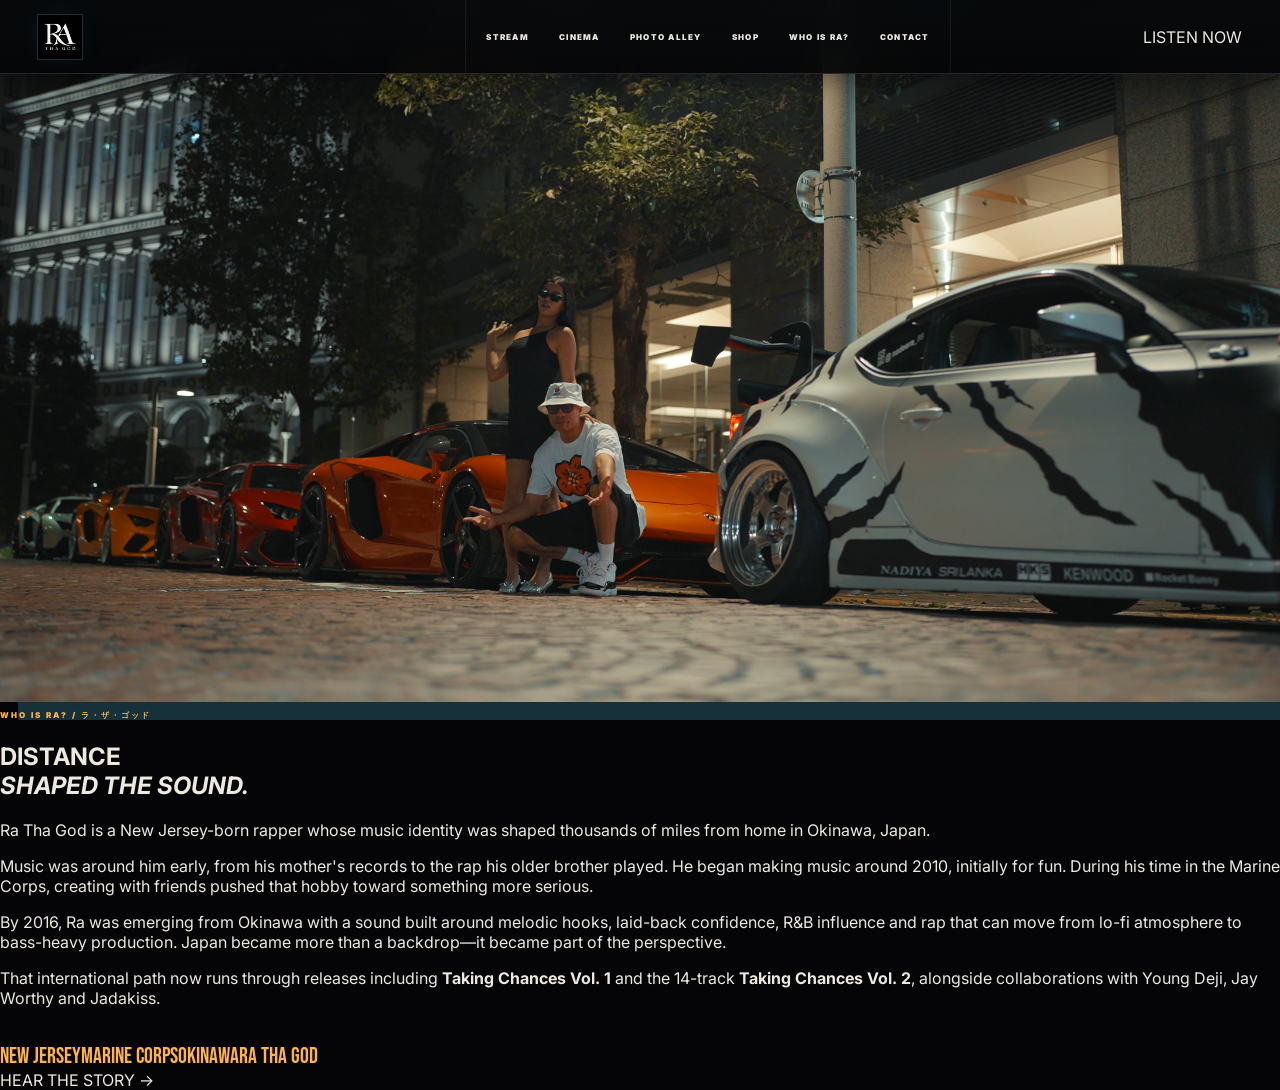
<file: about.html>
<!doctype html><html lang="en"><head><meta charset="utf-8"><meta name="viewport" content="width=device-width,initial-scale=1">
<title>About — Ra Tha God</title><meta name="theme-color" content="#050507"><link rel="icon" type="image/png" href="rafavicon.png">
<link rel="preconnect" href="https://fonts.googleapis.com"><link rel="preconnect" href="https://fonts.gstatic.com" crossorigin>
<link href="https://fonts.googleapis.com/css2?family=Bebas+Neue&family=Inter:wght@400;600;800;900&family=Noto+Sans+JP:wght@700;900&display=swap" rel="stylesheet">
<link rel="stylesheet" href="styles.css"></head><body class="aboutPage"><header class="topbar">
<a class="brand" href="index.html"><img src="rafavicon.png" alt="Ra Tha God"></a>
<button class="menuBtn" aria-label="Open navigation">☰</button>
<nav><a href="stream.html">STREAM</a><a href="cinema.html">CINEMA</a><a href="gallery.html">PHOTO ALLEY</a><a href="shop.html">SHOP</a><a href="about.html">WHO IS RA?</a><a href="contact.html">CONTACT</a></nav>
<a class="listen" href="stream.html">LISTEN NOW</a></header><main><section class="aboutWrap"><div class="aboutPhoto"></div><div class="aboutCopy"><small>WHO IS RA? / ラ・ザ・ゴッド</small><h1>DISTANCE<br><i>SHAPED THE SOUND.</i></h1><p class="lead">Ra Tha God is a New Jersey-born rapper whose music identity was shaped thousands of miles from home in Okinawa, Japan.</p><p>Music was around him early, from his mother's records to the rap his older brother played. He began making music around 2010, initially for fun. During his time in the Marine Corps, creating with friends pushed that hobby toward something more serious.</p><p>By 2016, Ra was emerging from Okinawa with a sound built around melodic hooks, laid-back confidence, R&amp;B influence and rap that can move from lo-fi atmosphere to bass-heavy production. Japan became more than a backdrop—it became part of the perspective.</p><p>That international path now runs through releases including <b>Taking Chances Vol. 1</b> and the 14-track <b>Taking Chances Vol. 2</b>, alongside collaborations with Young Deji, Jay Worthy and Jadakiss.</p><div class="route"><span>NEW JERSEY</span><i></i><span>MARINE CORPS</span><i></i><span>OKINAWA</span><i></i><span>RA THA GOD</span></div><a href="stream.html">HEAR THE STORY →</a></div></section></main><div class="wipe"></div><script src="script.js"></script></body></html>
</file>
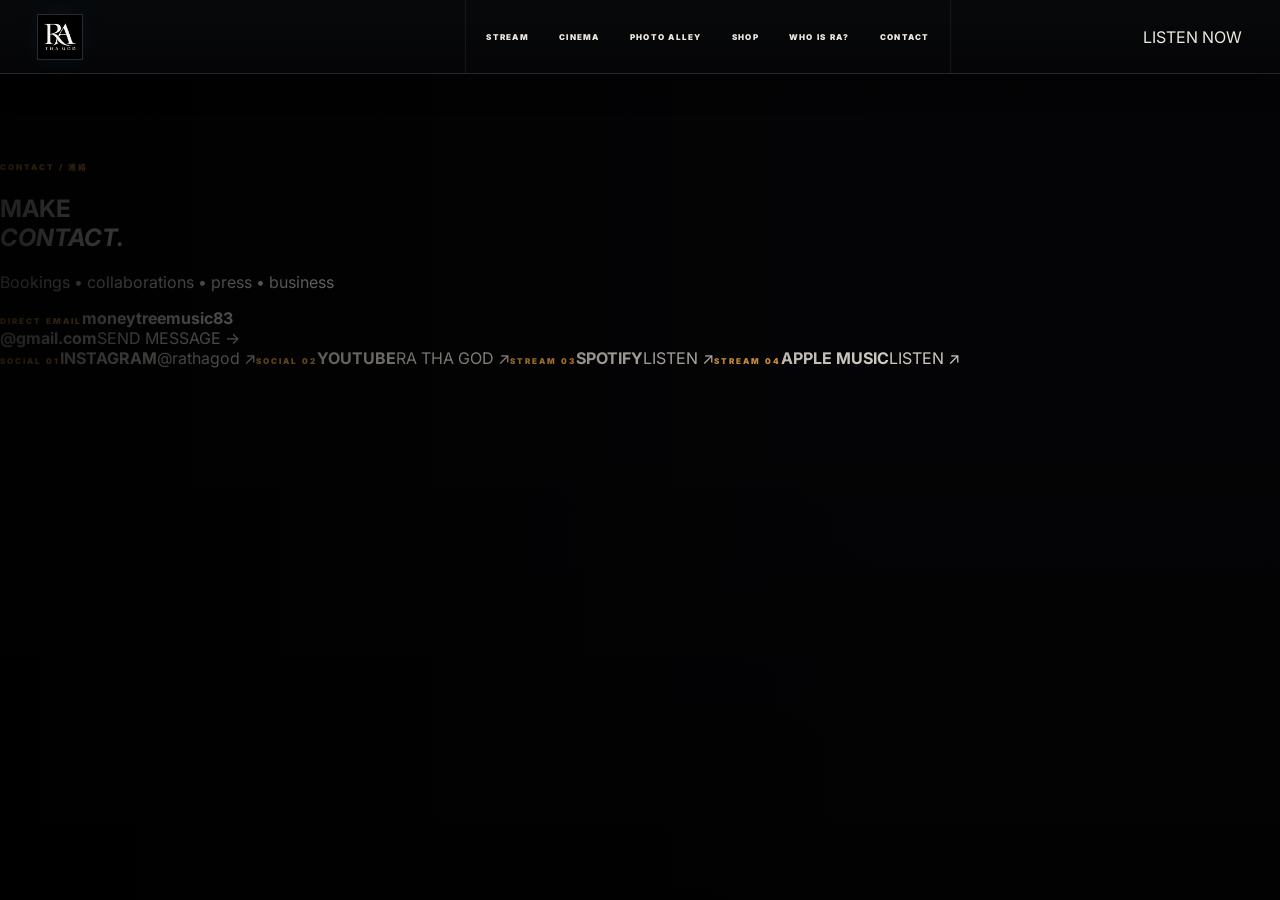
<file: contact.html>
<!doctype html><html lang="en"><head><meta charset="utf-8"><meta name="viewport" content="width=device-width,initial-scale=1">
<title>Contact — Ra Tha God</title><meta name="theme-color" content="#050507"><link rel="icon" type="image/png" href="rafavicon.png">
<link rel="preconnect" href="https://fonts.googleapis.com"><link rel="preconnect" href="https://fonts.gstatic.com" crossorigin>
<link href="https://fonts.googleapis.com/css2?family=Bebas+Neue&family=Inter:wght@400;600;800;900&family=Noto+Sans+JP:wght@700;900&display=swap" rel="stylesheet">
<link rel="stylesheet" href="styles.css"></head><body class="contactPage"><header class="topbar">
<a class="brand" href="index.html"><img src="rafavicon.png" alt="Ra Tha God"></a>
<button class="menuBtn" aria-label="Open navigation">☰</button>
<nav><a href="stream.html">STREAM</a><a href="cinema.html">CINEMA</a><a href="gallery.html">PHOTO ALLEY</a><a href="shop.html">SHOP</a><a href="about.html">WHO IS RA?</a><a href="contact.html">CONTACT</a></nav>
<a class="listen" href="stream.html">LISTEN NOW</a></header><main><section class="contactHero"><video autoplay muted loop playsinline><source src="studiosession.mp4" type="video/mp4"></video><div class="shade"></div><div><small>CONTACT / 連絡</small><h1>MAKE<br><i>CONTACT.</i></h1><p>Bookings • collaborations • press • business</p></div></section><section class="contactFloor"><a class="emailCard" href="mailto:moneytreemusic83@gmail.com"><small>DIRECT EMAIL</small><strong>moneytreemusic83<br>@gmail.com</strong><span>SEND MESSAGE →</span></a><div class="socialCards"><a href="https://www.instagram.com/rathagod/" target="_blank"><small>SOCIAL 01</small><b>INSTAGRAM</b><span>@rathagod ↗</span></a><a href="https://youtube.com/@rathagod8086" target="_blank"><small>SOCIAL 02</small><b>YOUTUBE</b><span>RA THA GOD ↗</span></a><a href="https://open.spotify.com/artist/4mQ0zTOpDbE1PDmQUWM7Gh" target="_blank"><small>STREAM 03</small><b>SPOTIFY</b><span>LISTEN ↗</span></a><a href="https://music.apple.com/us/artist/ra-tha-god/1589904165" target="_blank"><small>STREAM 04</small><b>APPLE MUSIC</b><span>LISTEN ↗</span></a></div></section></main><div class="wipe"></div><script src="script.js"></script></body></html>
</file>
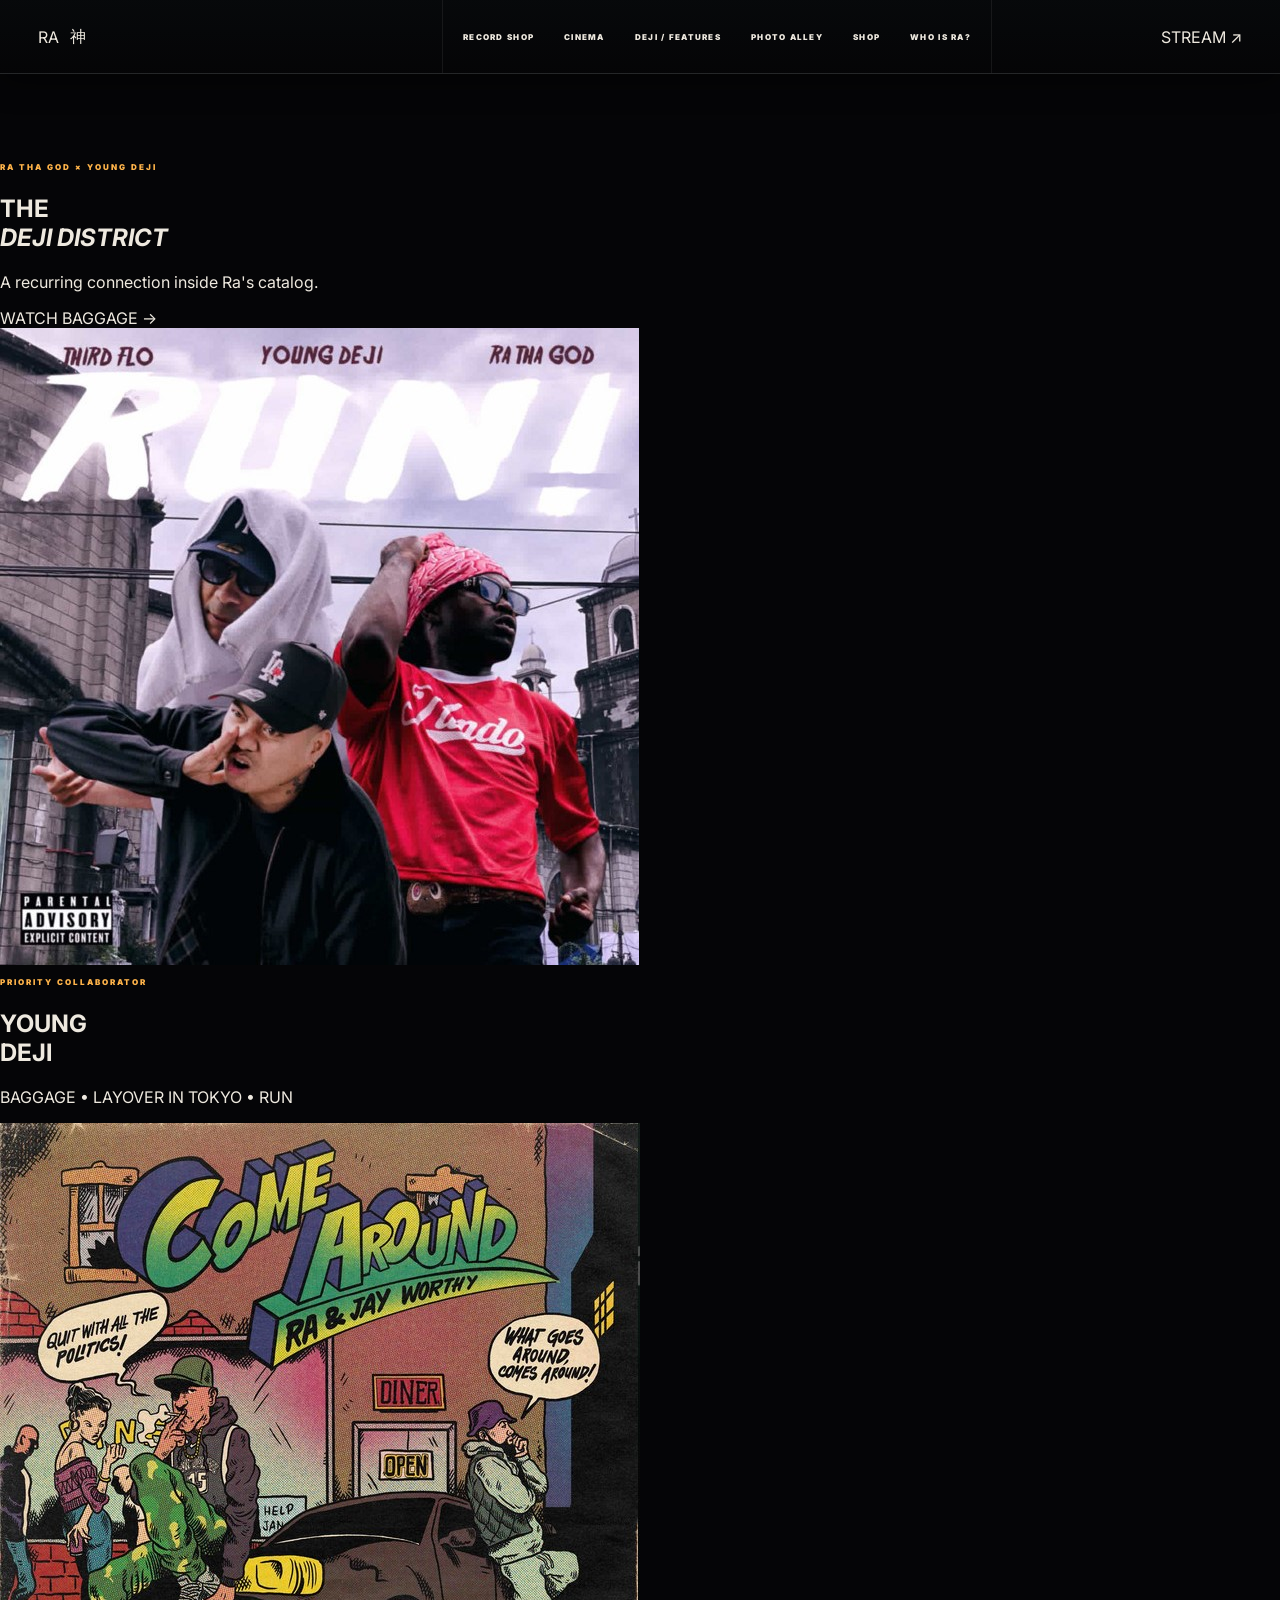
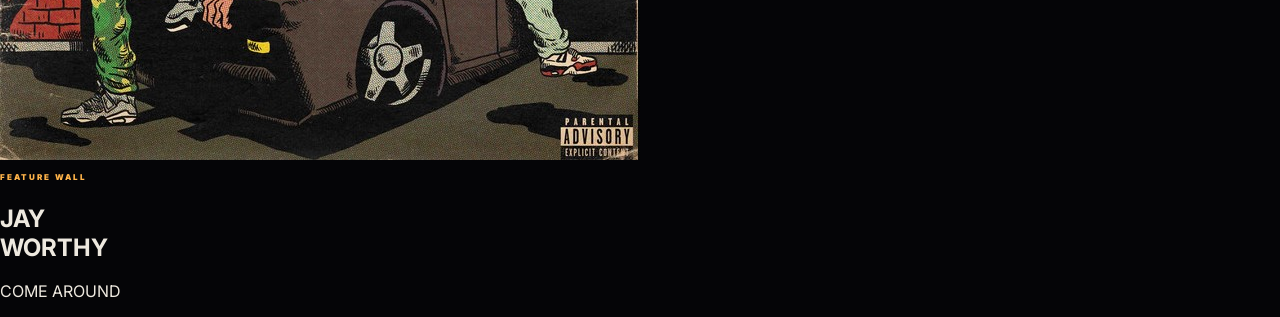
<file: features.html>
<!doctype html><html lang="en"><head><meta charset="utf-8"><meta name="viewport" content="width=device-width,initial-scale=1"><title>Deji District — Ra Tha God</title><meta name="description" content="Enter the world of Ra Tha God."><link rel="preconnect" href="https://fonts.googleapis.com"><link rel="preconnect" href="https://fonts.gstatic.com" crossorigin><link href="https://fonts.googleapis.com/css2?family=Bebas+Neue&family=Inter:wght@400;600;800;900&family=Noto+Sans+JP:wght@700;900&display=swap" rel="stylesheet"><link rel="stylesheet" href="styles.css"></head><body class="featurepage"><header class="topbar"><a class="brand" href="index.html">RA<span>神</span></a><button class="menuBtn" aria-label="Menu">☰</button><nav><a href="music.html">RECORD SHOP</a><a href="cinema.html">CINEMA</a><a href="features.html">DEJI / FEATURES</a><a href="gallery.html">PHOTO ALLEY</a><a href="shop.html">SHOP</a><a href="about.html">WHO IS RA?</a></nav><a class="stream" href="https://open.spotify.com/artist/4mQ0zTOpDbE1PDmQUWM7Gh" target="_blank">STREAM ↗</a></header><main><section class="dejizone"><video autoplay muted loop playsinline><source src="radejivideo.mp4" type="video/mp4"></video><div class="dejiveil"></div><div class="dejicopy"><small>RA THA GOD × YOUNG DEJI</small><h1>THE<br><i>DEJI DISTRICT</i></h1><p>A recurring connection inside Ra's catalog.</p><a href="cinema.html#baggage">WATCH BAGGAGE →</a></div></section>
<section class="collabwall"><div class="pasteup"><img src="radejiflo.jpg" alt="Ra Tha God and Young Deji"><div><small>PRIORITY COLLABORATOR</small><h2>YOUNG<br>DEJI</h2><p>BAGGAGE • LAYOVER IN TOKYO • RUN</p></div></div><div class="pasteup secondary"><img src="rajay.jpg" alt="Ra Tha God collaboration photo"><div><small>FEATURE WALL</small><h2>JAY<br>WORTHY</h2><p>COME AROUND</p></div></div></section></main><div class="transition"></div><script src="script.js"></script></body></html>
</file>
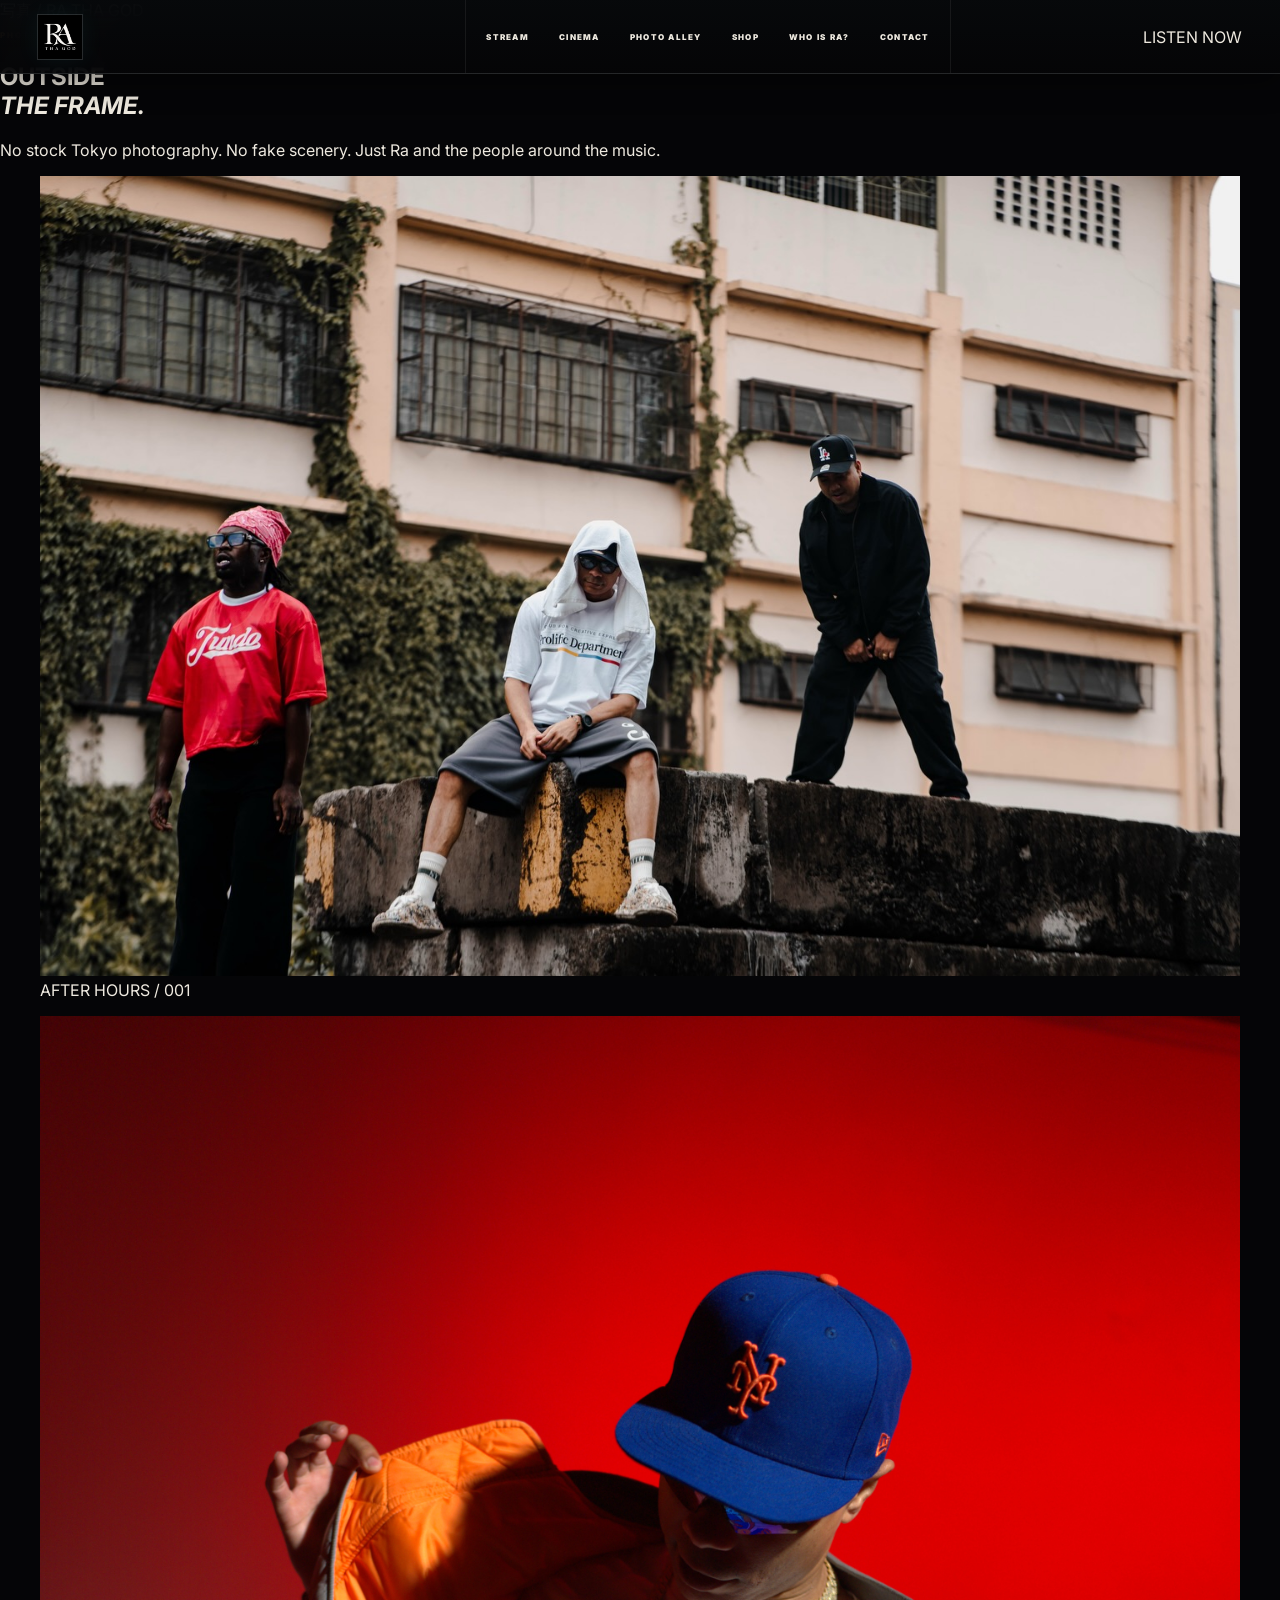
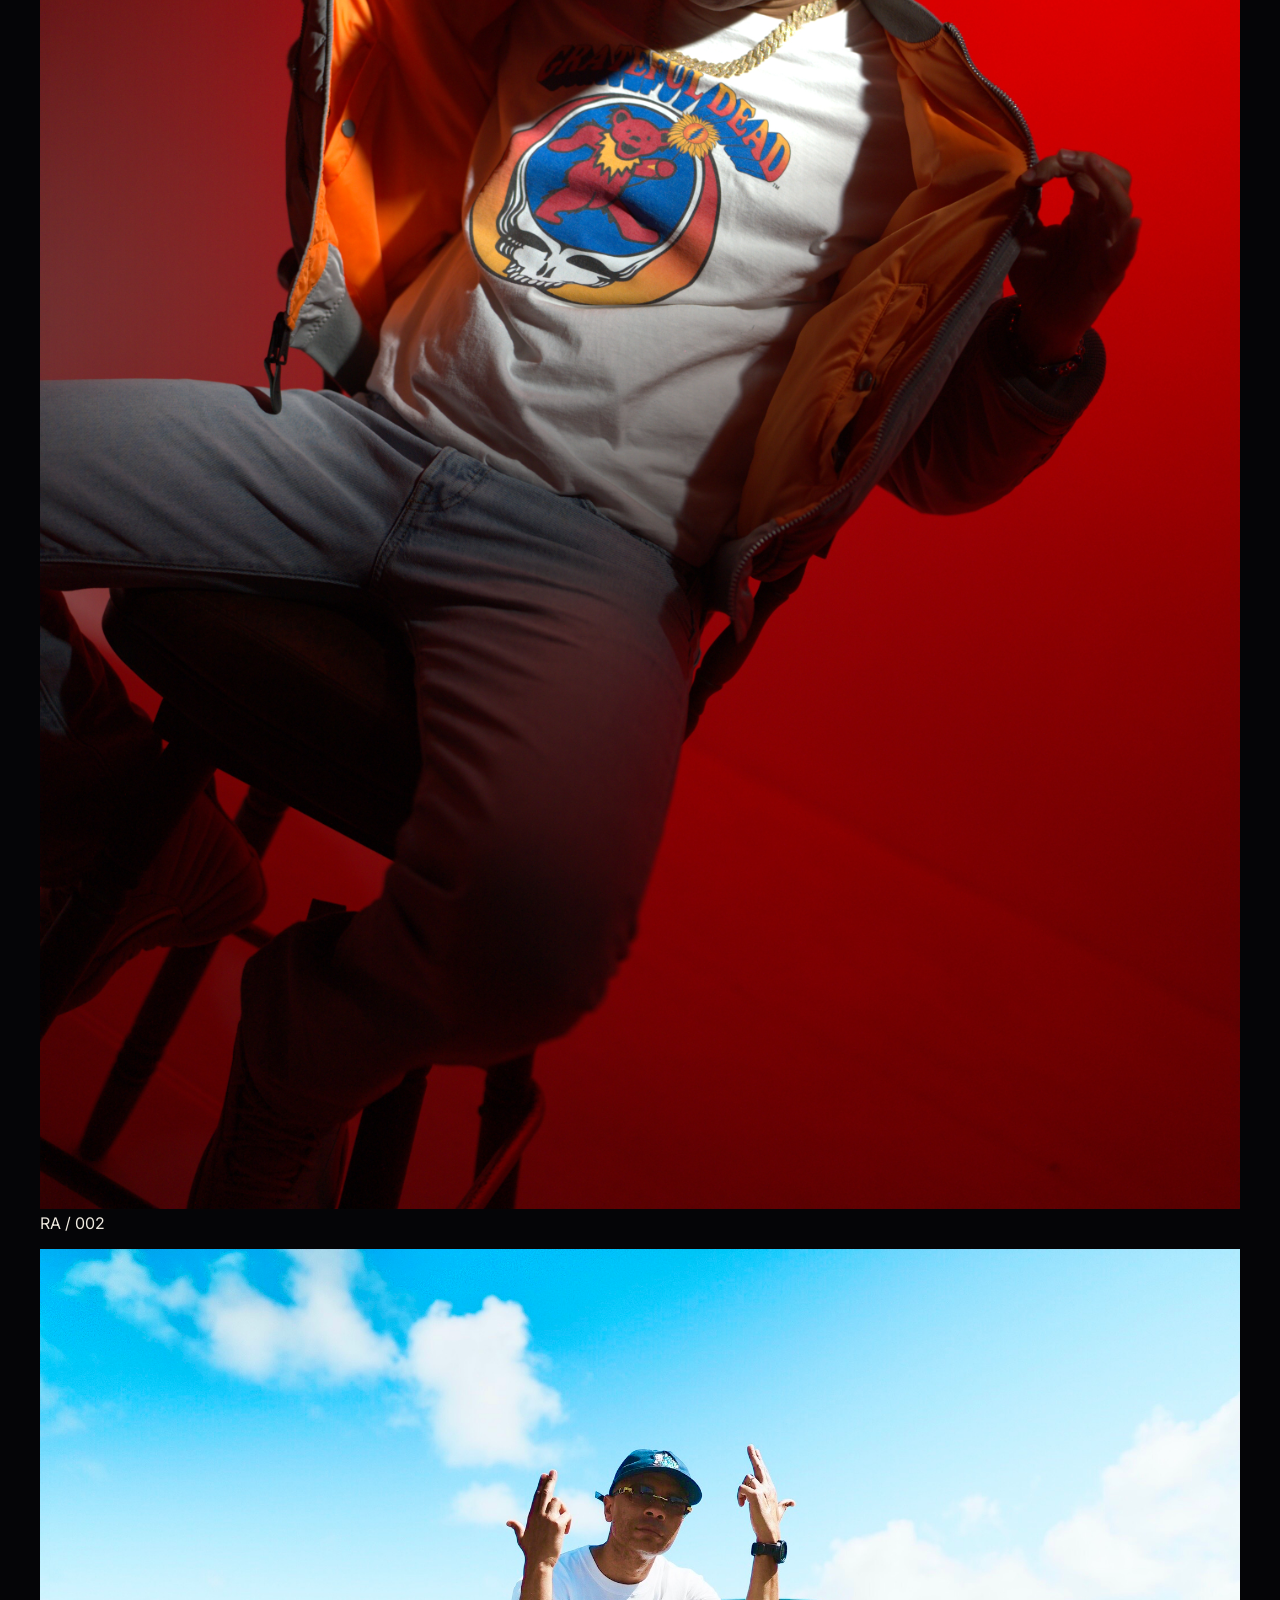
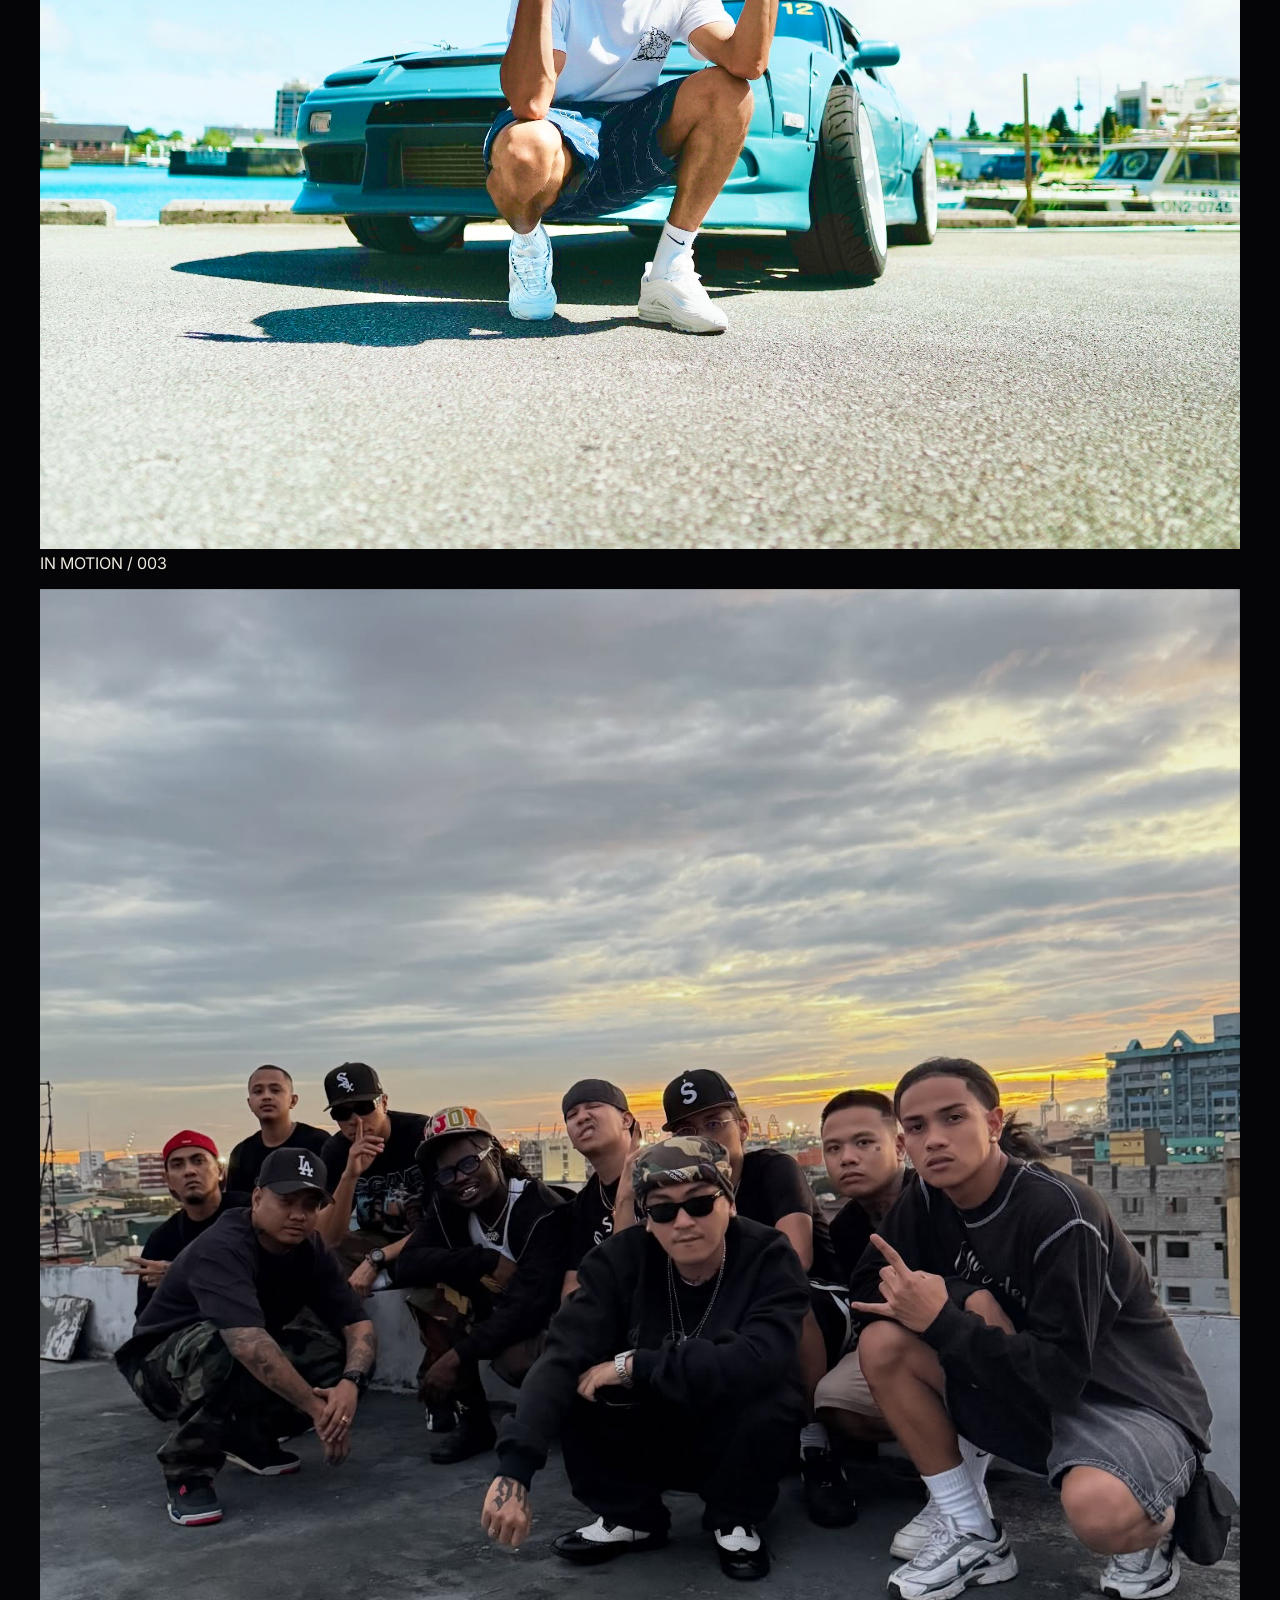
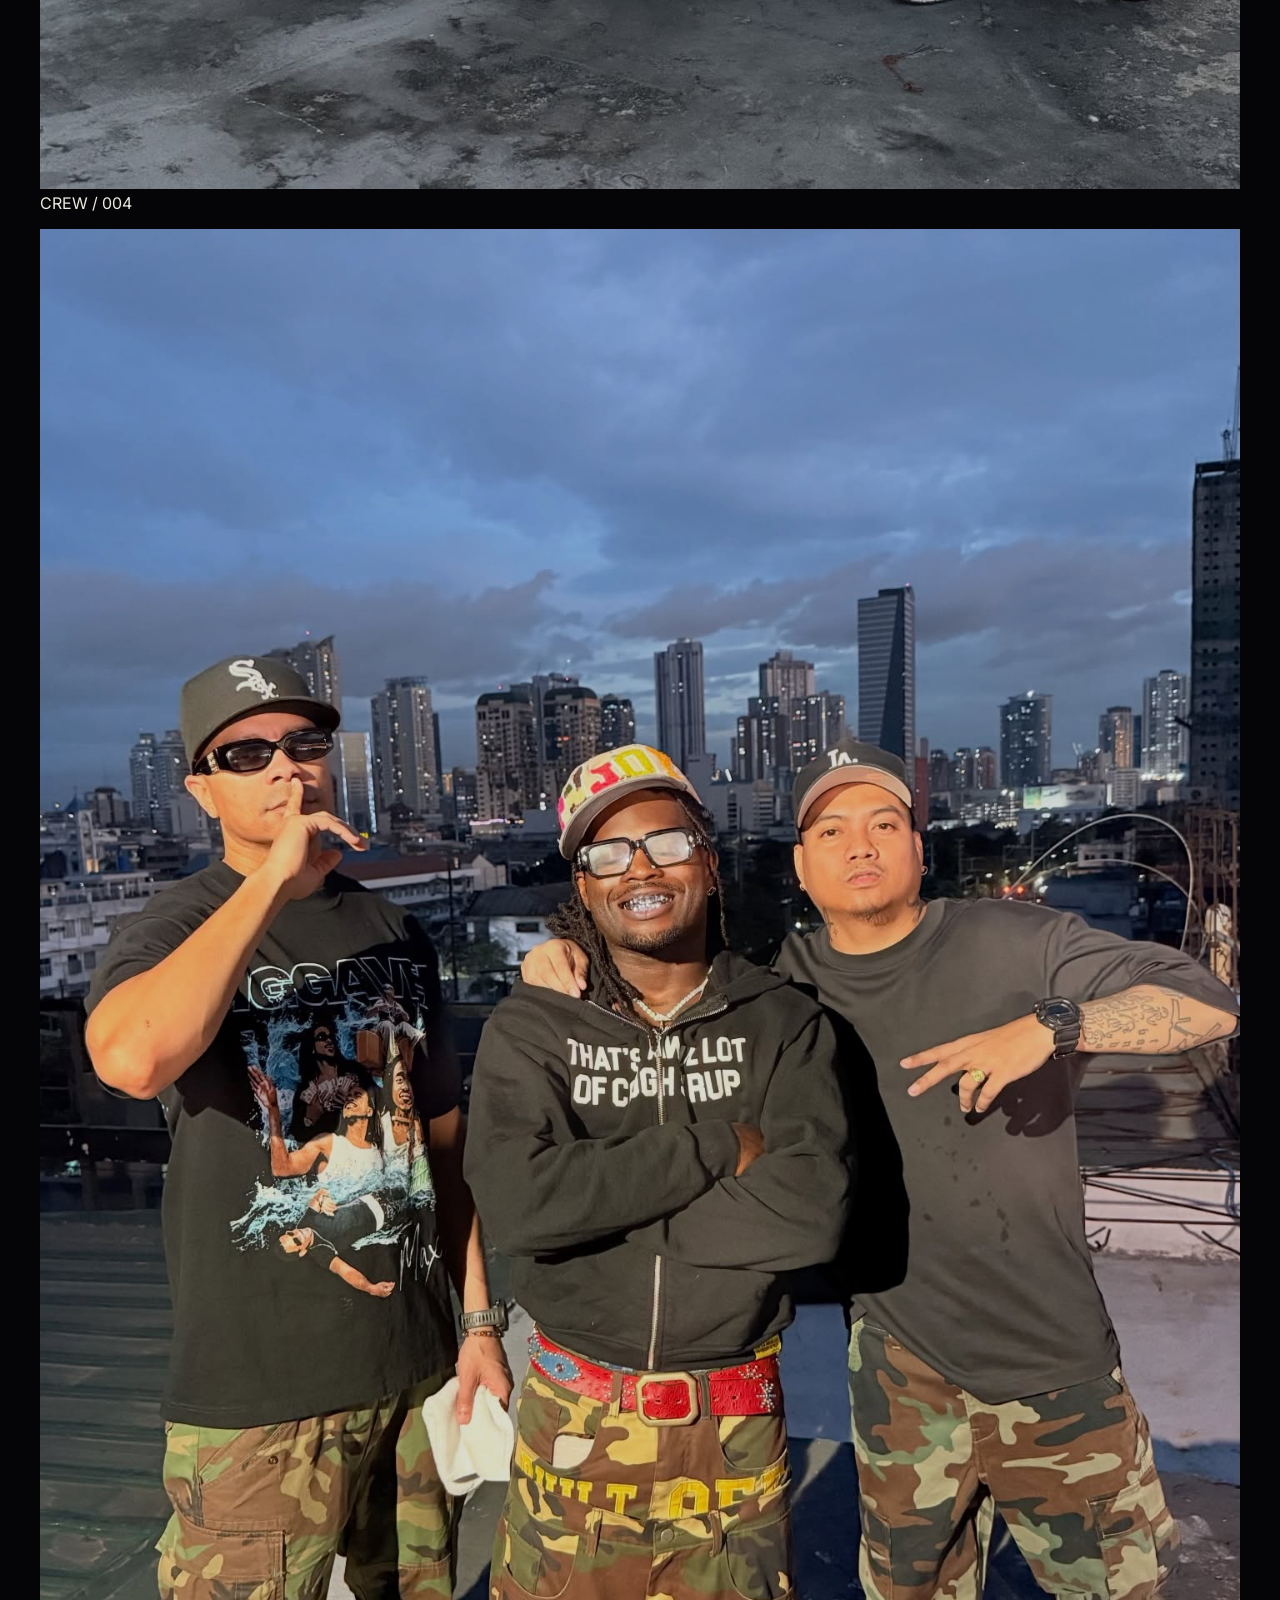
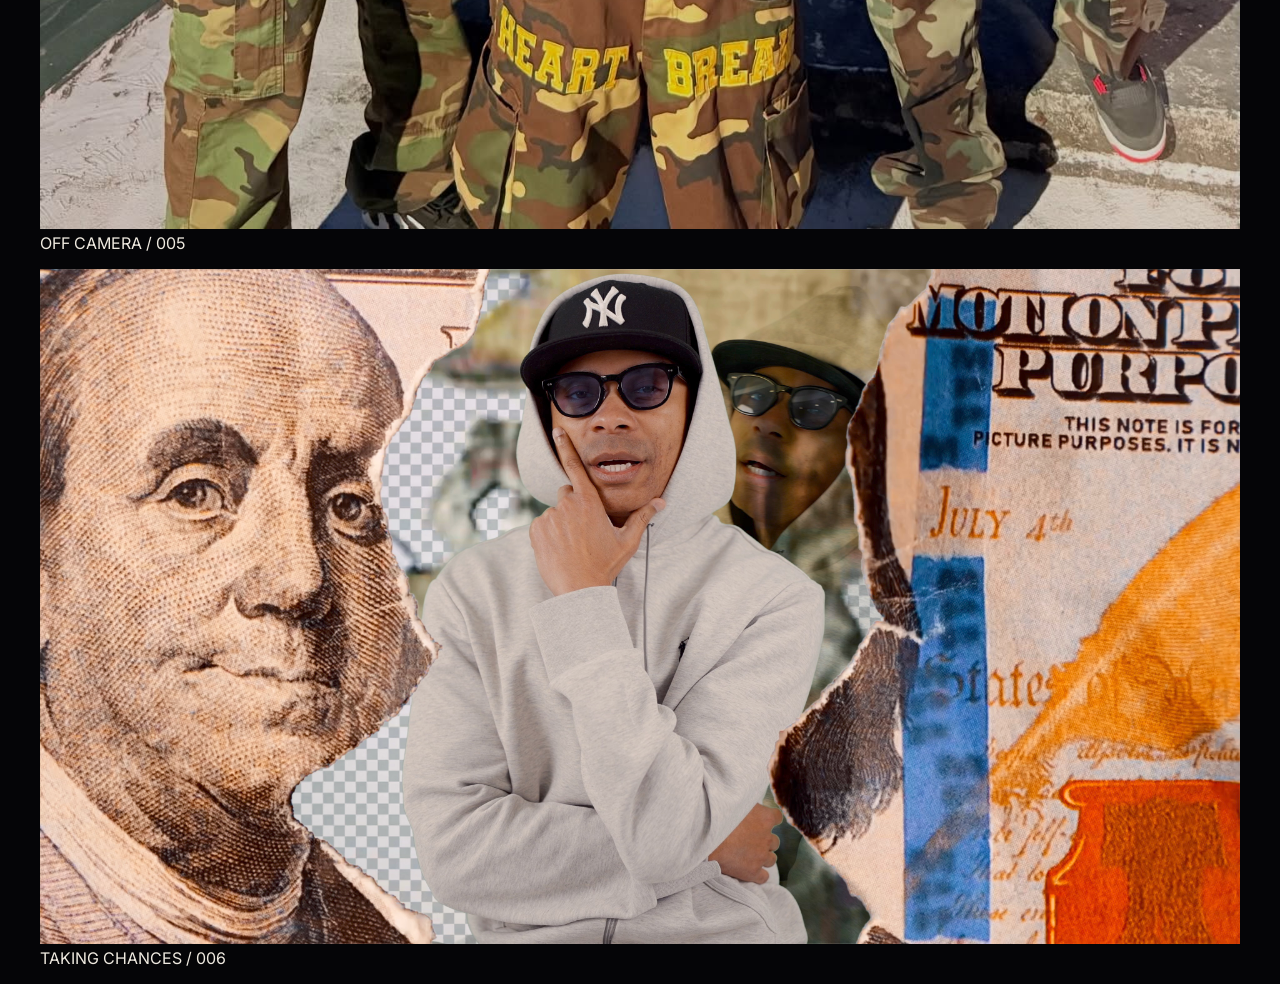
<file: gallery.html>
<!doctype html><html lang="en"><head><meta charset="utf-8"><meta name="viewport" content="width=device-width,initial-scale=1">
<title>Gallery — Ra Tha God</title><meta name="theme-color" content="#050507"><link rel="icon" type="image/png" href="rafavicon.png">
<link rel="preconnect" href="https://fonts.googleapis.com"><link rel="preconnect" href="https://fonts.gstatic.com" crossorigin>
<link href="https://fonts.googleapis.com/css2?family=Bebas+Neue&family=Inter:wght@400;600;800;900&family=Noto+Sans+JP:wght@700;900&display=swap" rel="stylesheet">
<link rel="stylesheet" href="styles.css"></head><body class="galleryPage"><header class="topbar">
<a class="brand" href="index.html"><img src="rafavicon.png" alt="Ra Tha God"></a>
<button class="menuBtn" aria-label="Open navigation">☰</button>
<nav><a href="stream.html">STREAM</a><a href="cinema.html">CINEMA</a><a href="gallery.html">PHOTO ALLEY</a><a href="shop.html">SHOP</a><a href="about.html">WHO IS RA?</a><a href="contact.html">CONTACT</a></nav>
<a class="listen" href="stream.html">LISTEN NOW</a></header><main><section class="galleryIntro"><div class="vertical">写真 / RA THA GOD</div><div><small>PHOTO ALLEY / 03</small><h1>OUTSIDE<br><i>THE FRAME.</i></h1><p>No stock Tokyo photography. No fake scenery. Just Ra and the people around the music.</p></div></section>
<section class="photoWall"><figure class="wide"><img src="rafriends1.JPG" alt="Ra Tha God and friends"><figcaption>AFTER HOURS / 001</figcaption></figure><figure><img src="raflex.jpg" alt="Ra Tha God"><figcaption>RA / 002</figcaption></figure><figure class="tall"><img src="rawhip.jpg" alt="Ra Tha God"><figcaption>IN MOTION / 003</figcaption></figure><figure><img src="rafriends2.JPG" alt="Ra Tha God and friends"><figcaption>CREW / 004</figcaption></figure><figure class="wide"><img src="rafriends3.JPG" alt="Ra Tha God and friends"><figcaption>OFF CAMERA / 005</figcaption></figure><figure><img src="radollar.JPEG" alt="Ra Tha God"><figcaption>TAKING CHANCES / 006</figcaption></figure></section></main><div class="wipe"></div><script src="script.js"></script></body></html>
</file>
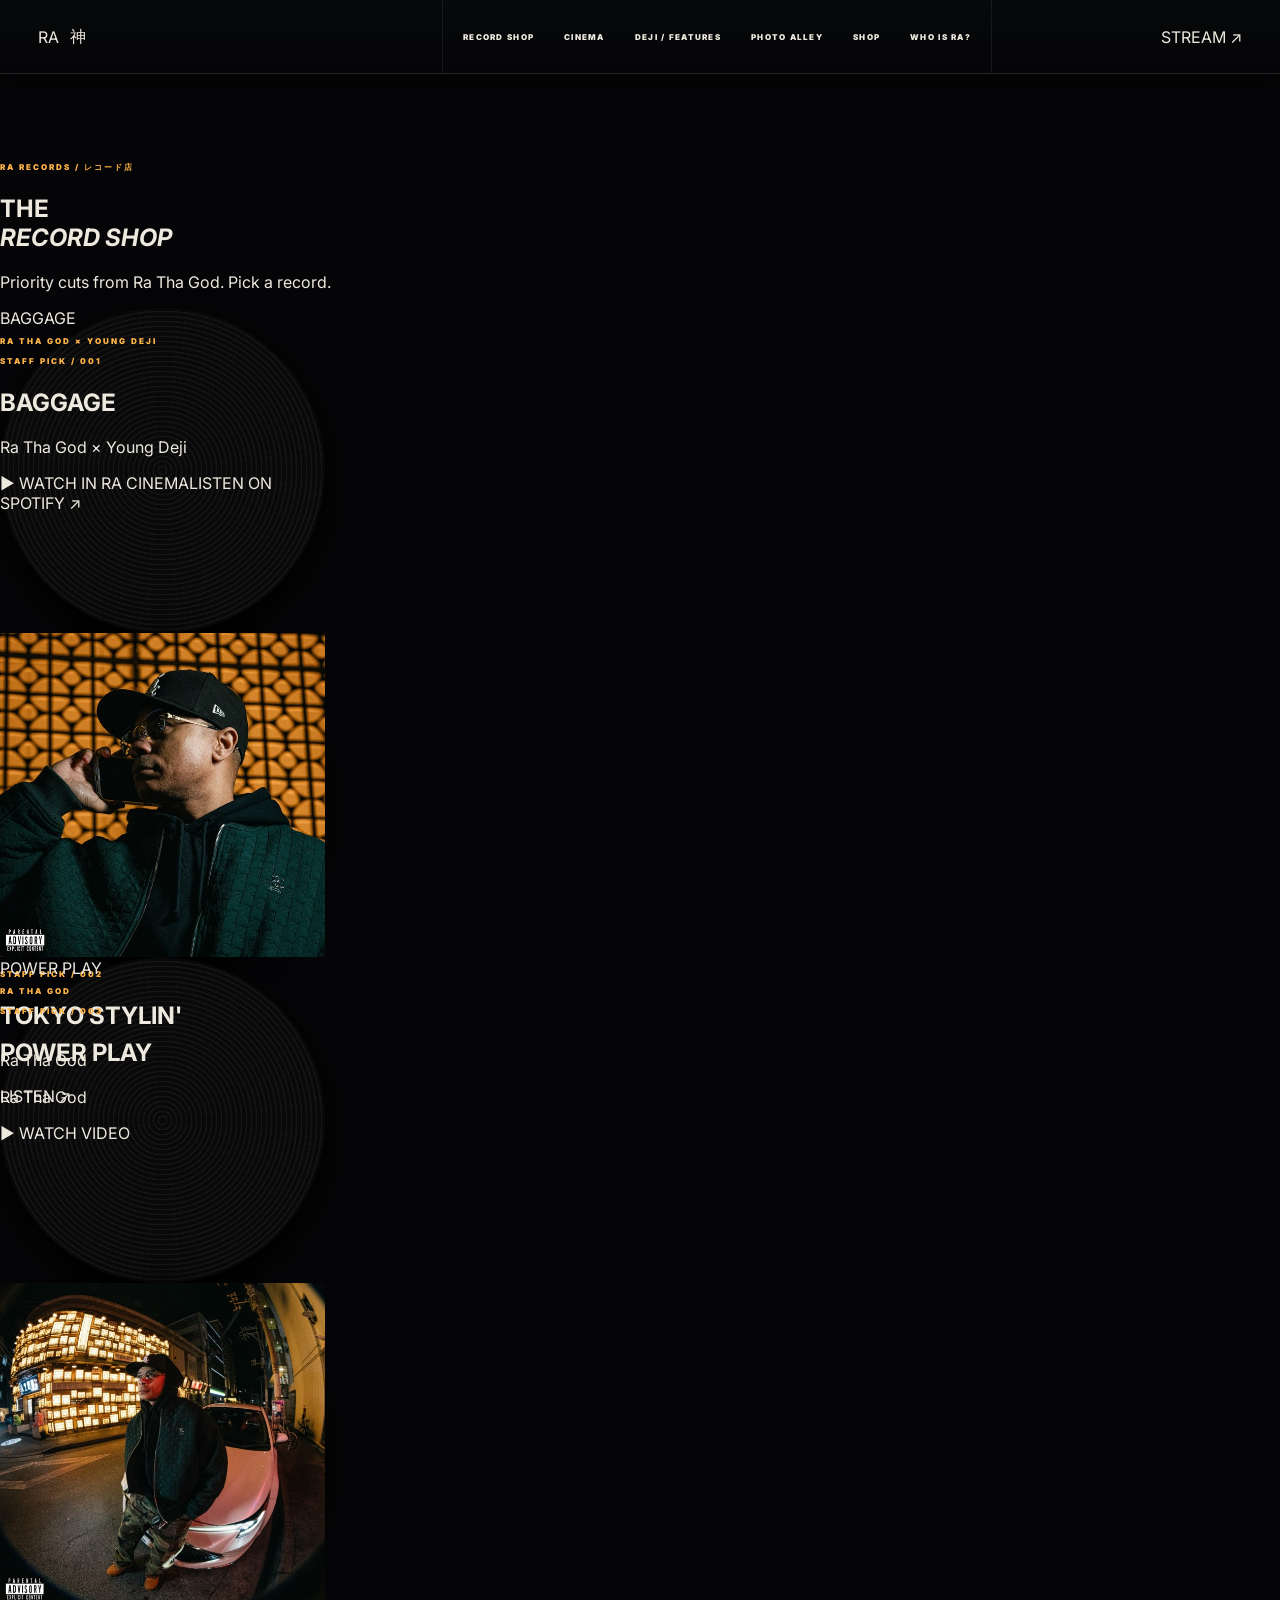
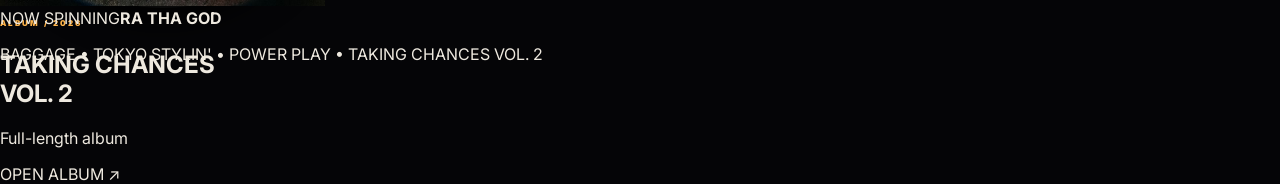
<file: music.html>
<!doctype html><html lang="en"><head><meta charset="utf-8"><meta name="viewport" content="width=device-width,initial-scale=1"><title>Record Shop — Ra Tha God</title><meta name="description" content="Enter the world of Ra Tha God."><link rel="preconnect" href="https://fonts.googleapis.com"><link rel="preconnect" href="https://fonts.gstatic.com" crossorigin><link href="https://fonts.googleapis.com/css2?family=Bebas+Neue&family=Inter:wght@400;600;800;900&family=Noto+Sans+JP:wght@700;900&display=swap" rel="stylesheet"><link rel="stylesheet" href="styles.css"></head><body class="musicpage"><header class="topbar"><a class="brand" href="index.html">RA<span>神</span></a><button class="menuBtn" aria-label="Menu">☰</button><nav><a href="music.html">RECORD SHOP</a><a href="cinema.html">CINEMA</a><a href="features.html">DEJI / FEATURES</a><a href="gallery.html">PHOTO ALLEY</a><a href="shop.html">SHOP</a><a href="about.html">WHO IS RA?</a></nav><a class="stream" href="https://open.spotify.com/artist/4mQ0zTOpDbE1PDmQUWM7Gh" target="_blank">STREAM ↗</a></header><main><section class="recordshop"><video class="ambient" autoplay muted loop playsinline><source src="studiosession.mp4" type="video/mp4"></video><div class="ambientveil"></div><div class="pagehead"><small>RA RECORDS / レコード店</small><h1>THE<br><i>RECORD SHOP</i></h1><p>Priority cuts from Ra Tha God. Pick a record.</p></div></section>
<section class="shelf">
<article class="record featured"><div class="cover fallback baggage"><div>BAGGAGE</div><small>RA THA GOD × YOUNG DEJI</small></div><div class="recordcopy"><small>STAFF PICK / 001</small><h2>BAGGAGE</h2><p>Ra Tha God × Young Deji</p><a class="play" href="cinema.html#baggage">▶ WATCH IN RA CINEMA</a><a href="https://open.spotify.com/artist/4mQ0zTOpDbE1PDmQUWM7Gh" target="_blank">LISTEN ON SPOTIFY ↗</a></div></article>
<article class="record"><img src="tokyostylin.jpg" alt="Tokyo Stylin cover"><div class="recordcopy"><small>STAFF PICK / 002</small><h2>TOKYO STYLIN'</h2><p>Ra Tha God</p><a href="https://open.spotify.com/artist/4mQ0zTOpDbE1PDmQUWM7Gh" target="_blank">LISTEN ↗</a></div></article>
<article class="record"><div class="cover fallback power"><div>POWER PLAY</div><small>RA THA GOD</small></div><div class="recordcopy"><small>STAFF PICK / 003</small><h2>POWER PLAY</h2><p>Ra Tha God</p><a class="play" href="cinema.html#powerplay">▶ WATCH VIDEO</a></div></article>
<article class="record"><img src="takingchances.jpg" alt="Taking Chances Vol. 2 cover"><div class="recordcopy"><small>ALBUM / 2026</small><h2>TAKING CHANCES<br>VOL. 2</h2><p>Full-length album</p><a href="https://open.spotify.com/artist/4mQ0zTOpDbE1PDmQUWM7Gh" target="_blank">OPEN ALBUM ↗</a></div></article>
</section><section class="listening"><span>NOW SPINNING</span><b>RA THA GOD</b><p>BAGGAGE • TOKYO STYLIN' • POWER PLAY • TAKING CHANCES VOL. 2</p></section></main><div class="transition"></div><script src="script.js"></script></body></html>
</file>
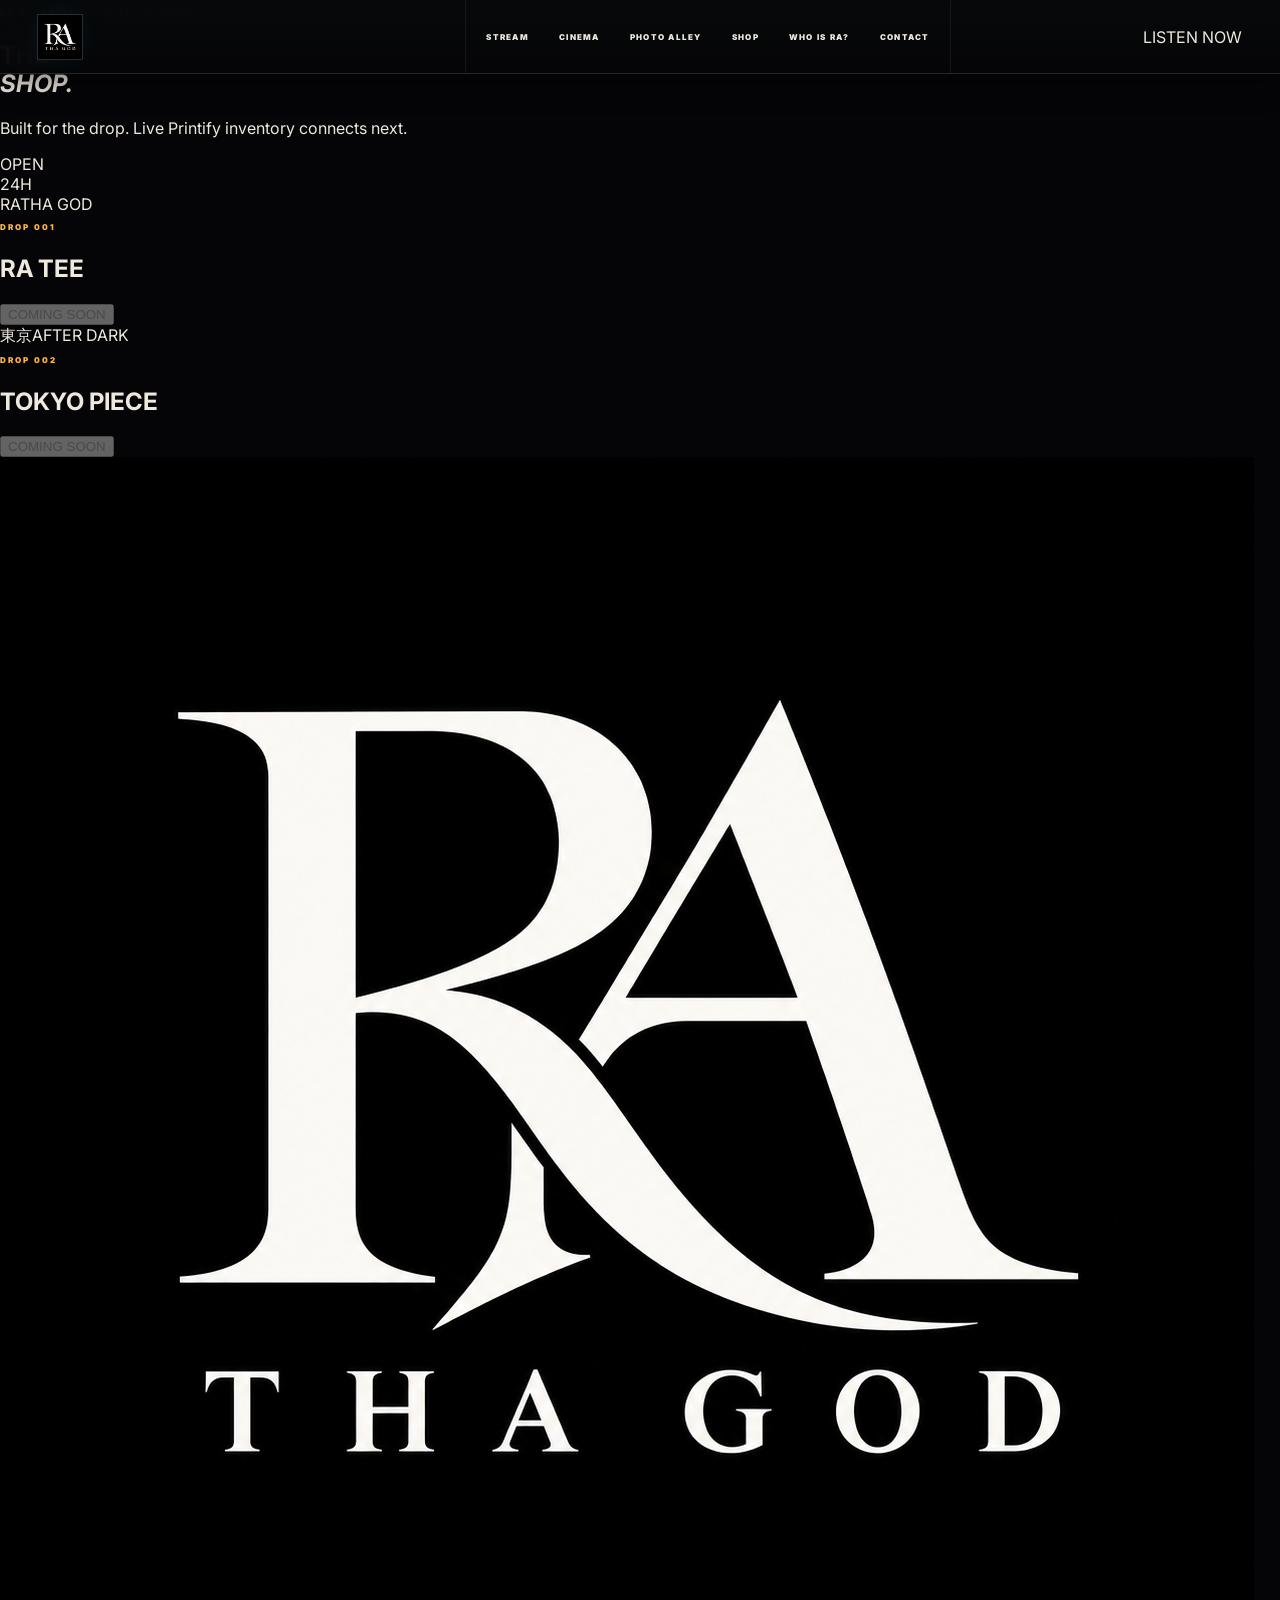
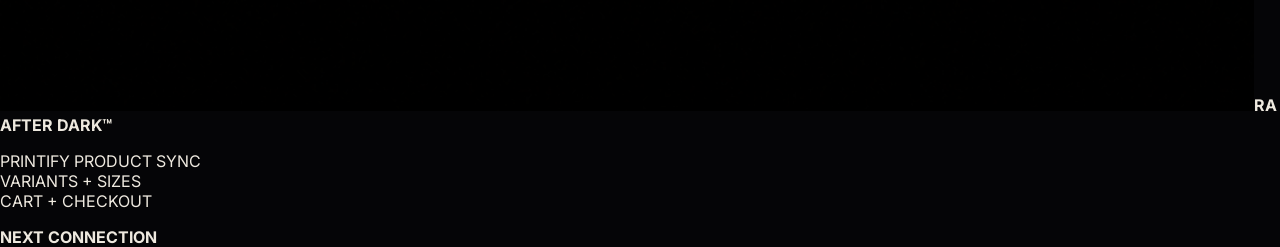
<file: shop.html>
<!doctype html><html lang="en"><head><meta charset="utf-8"><meta name="viewport" content="width=device-width,initial-scale=1">
<title>Shop — Ra Tha God</title><meta name="theme-color" content="#050507"><link rel="icon" type="image/png" href="rafavicon.png">
<link rel="preconnect" href="https://fonts.googleapis.com"><link rel="preconnect" href="https://fonts.gstatic.com" crossorigin>
<link href="https://fonts.googleapis.com/css2?family=Bebas+Neue&family=Inter:wght@400;600;800;900&family=Noto+Sans+JP:wght@700;900&display=swap" rel="stylesheet">
<link rel="stylesheet" href="styles.css"></head><body class="shopPage"><header class="topbar">
<a class="brand" href="index.html"><img src="rafavicon.png" alt="Ra Tha God"></a>
<button class="menuBtn" aria-label="Open navigation">☰</button>
<nav><a href="stream.html">STREAM</a><a href="cinema.html">CINEMA</a><a href="gallery.html">PHOTO ALLEY</a><a href="shop.html">SHOP</a><a href="about.html">WHO IS RA?</a><a href="contact.html">CONTACT</a></nav>
<a class="listen" href="stream.html">LISTEN NOW</a></header><main><section class="shopHero"><div><small>RA AFTER DARK / OFFICIAL GOODS</small><h1>THE<br><i>SHOP.</i></h1><p>Built for the drop. Live Printify inventory connects next.</p></div><div class="neonOpen">OPEN<br><span>24H</span></div></section><section class="shopGrid"><article><div class="mock">RA<span>THA GOD</span></div><small>DROP 001</small><h2>RA TEE</h2><button disabled>COMING SOON</button></article><article><div class="mock inverse">東京<span>AFTER DARK</span></div><small>DROP 002</small><h2>TOKYO PIECE</h2><button disabled>COMING SOON</button></article><aside><img src="rafavicon.png" alt="Ra Tha God logo"><b>RA AFTER DARK™</b><p>PRINTIFY PRODUCT SYNC<br>VARIANTS + SIZES<br>CART + CHECKOUT</p><strong>NEXT CONNECTION</strong></aside></section></main><div class="wipe"></div><script src="script.js"></script></body></html>
</file>
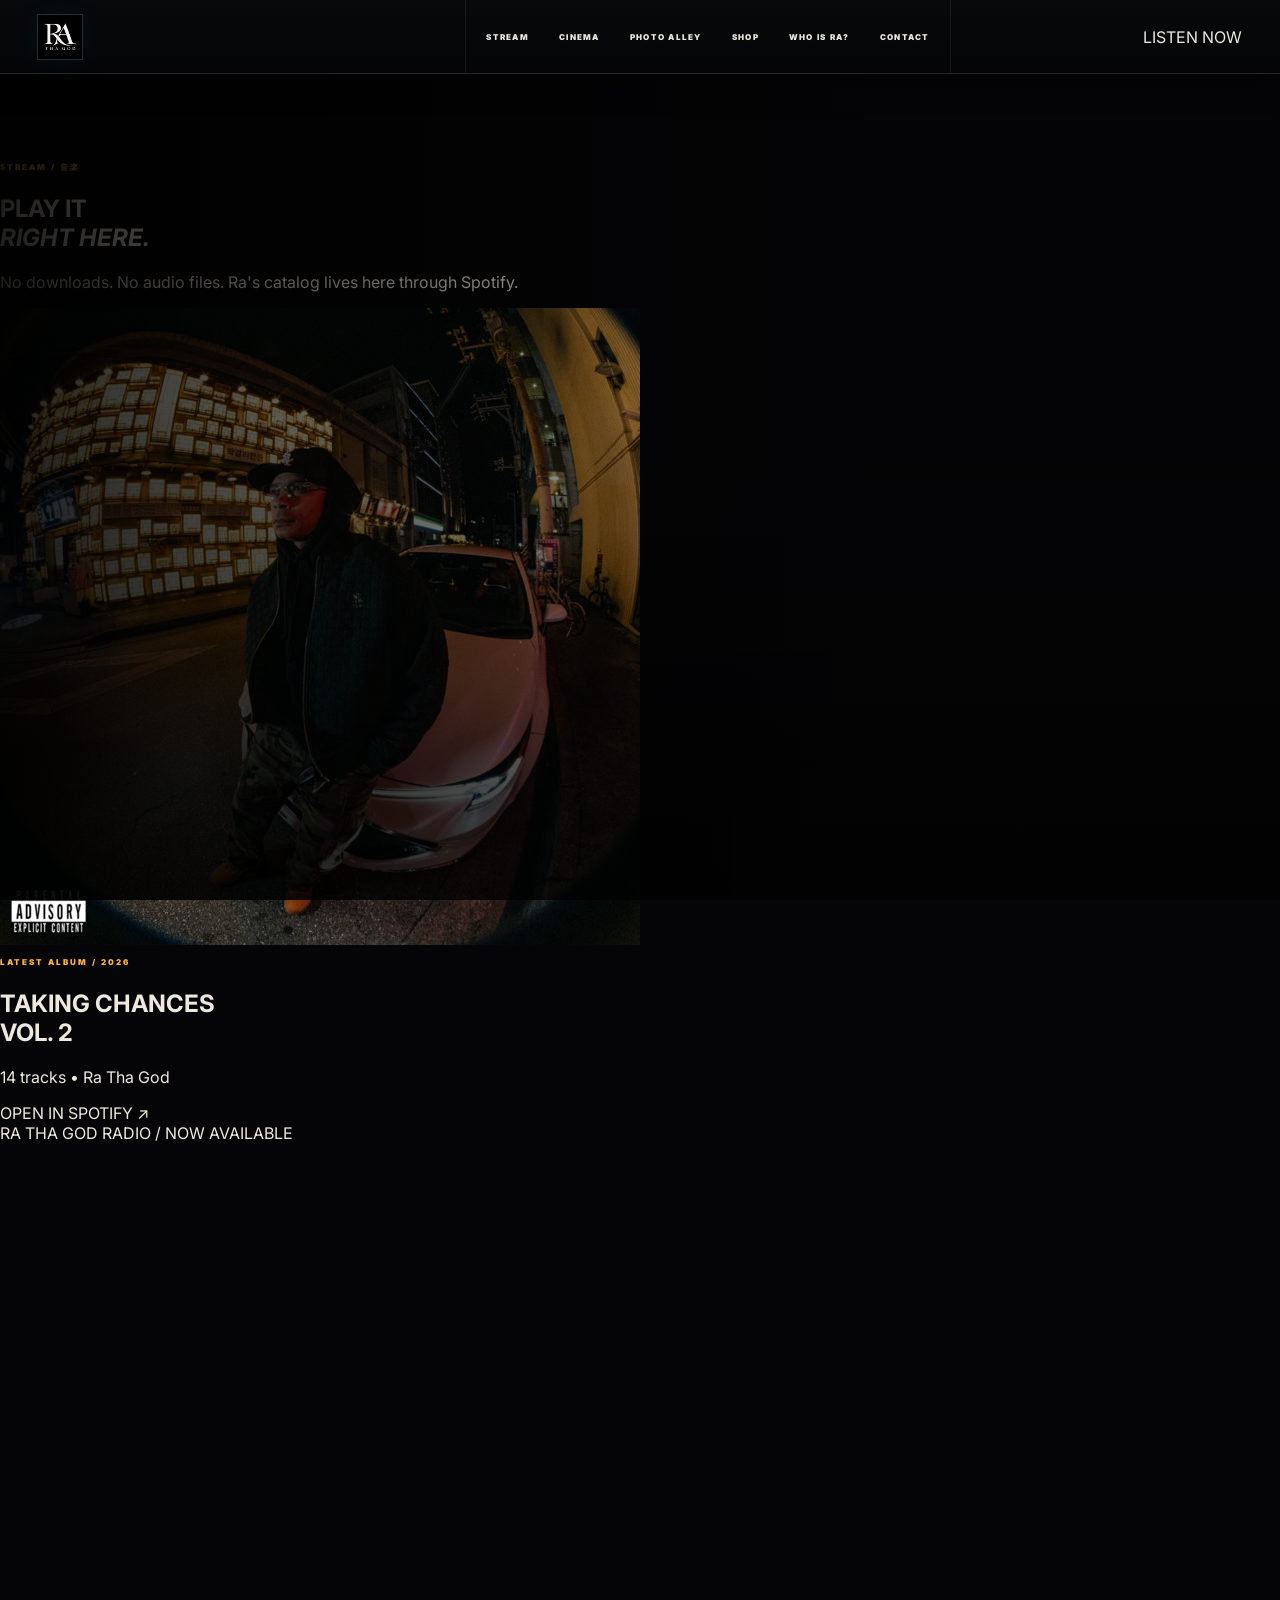
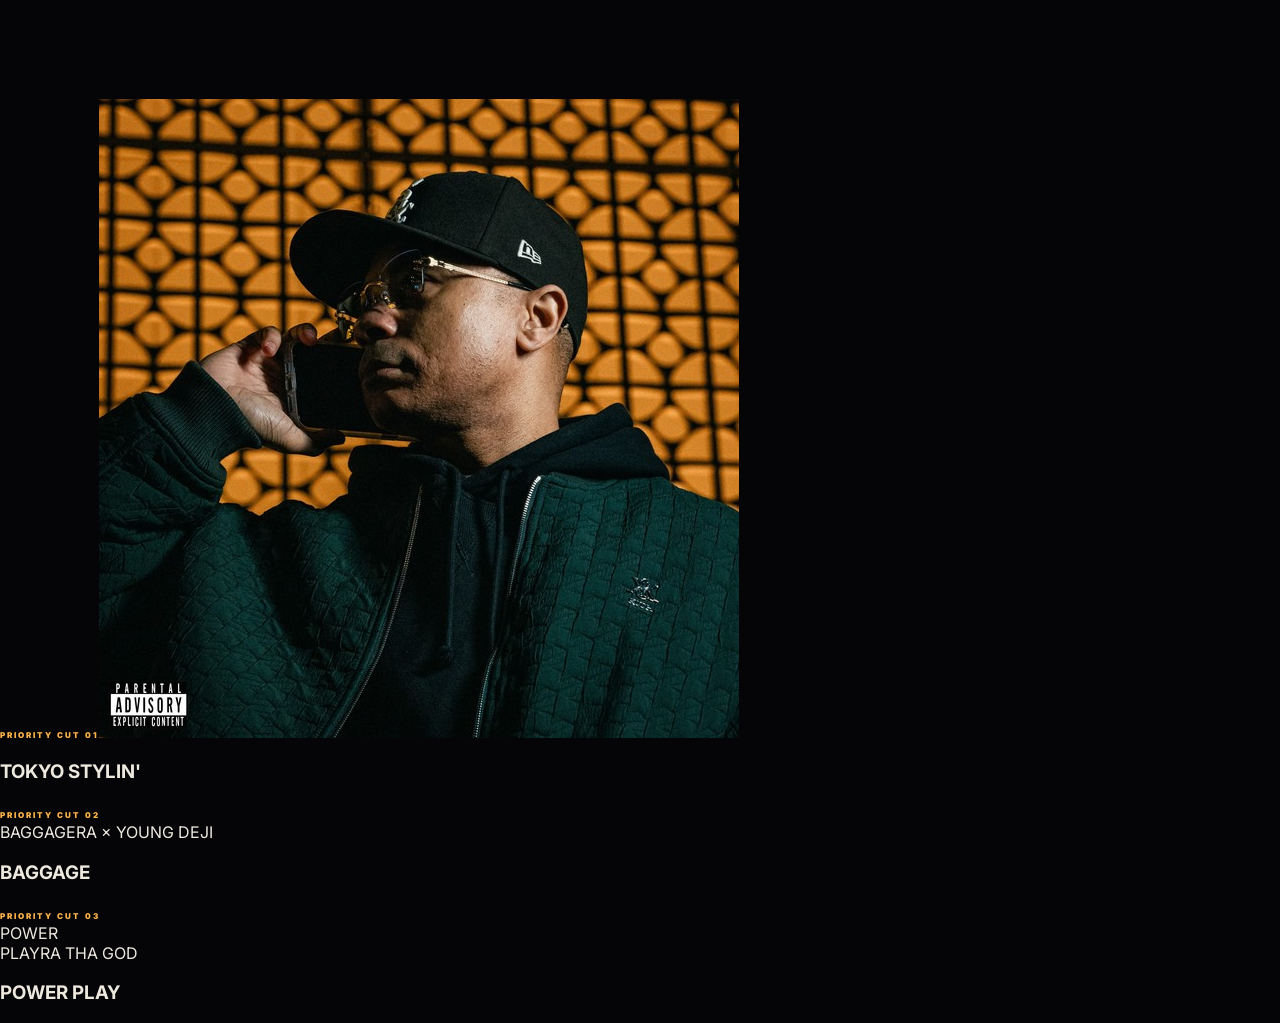
<file: stream.html>
<!doctype html><html lang="en"><head><meta charset="utf-8"><meta name="viewport" content="width=device-width,initial-scale=1">
<title>Stream — Ra Tha God</title><meta name="theme-color" content="#050507"><link rel="icon" type="image/png" href="rafavicon.png">
<link rel="preconnect" href="https://fonts.googleapis.com"><link rel="preconnect" href="https://fonts.gstatic.com" crossorigin>
<link href="https://fonts.googleapis.com/css2?family=Bebas+Neue&family=Inter:wght@400;600;800;900&family=Noto+Sans+JP:wght@700;900&display=swap" rel="stylesheet">
<link rel="stylesheet" href="styles.css"></head><body class="streamPage"><header class="topbar">
<a class="brand" href="index.html"><img src="rafavicon.png" alt="Ra Tha God"></a>
<button class="menuBtn" aria-label="Open navigation">☰</button>
<nav><a href="stream.html">STREAM</a><a href="cinema.html">CINEMA</a><a href="gallery.html">PHOTO ALLEY</a><a href="shop.html">SHOP</a><a href="about.html">WHO IS RA?</a><a href="contact.html">CONTACT</a></nav>
<a class="listen" href="stream.html">LISTEN NOW</a></header><main><section class="streamHero"><video autoplay muted loop playsinline><source src="studiosession.mp4" type="video/mp4"></video><div class="shade"></div><div><small>STREAM / 音楽</small><h1>PLAY IT<br><i>RIGHT HERE.</i></h1><p>No downloads. No audio files. Ra's catalog lives here through Spotify.</p></div></section>
<section class="streamFloor"><div class="featuredAlbum"><img src="takingchances.jpg" alt="Taking Chances Vol. 2"><div><small>LATEST ALBUM / 2026</small><h2>TAKING CHANCES<br>VOL. 2</h2><p>14 tracks • Ra Tha God</p><a href="https://open.spotify.com/artist/4mQ0zTOpDbE1PDmQUWM7Gh" target="_blank">OPEN IN SPOTIFY ↗</a></div></div>
<div class="spotifyStage"><div class="stageLabel">RA THA GOD RADIO / NOW AVAILABLE</div><iframe style="border-radius:12px" src="https://open.spotify.com/embed/artist/4mQ0zTOpDbE1PDmQUWM7Gh?utm_source=generator&theme=0" width="100%" height="552" frameborder="0" allowfullscreen="" allow="autoplay; clipboard-write; encrypted-media; fullscreen; picture-in-picture" loading="lazy"></iframe></div>
<div class="priority"><div><small>PRIORITY CUT 01</small><img src="tokyostylin.jpg" alt="Tokyo Stylin'"><h3>TOKYO STYLIN'</h3></div><div><small>PRIORITY CUT 02</small><div class="typeCover">BAGGAGE<span>RA × YOUNG DEJI</span></div><h3>BAGGAGE</h3></div><div><small>PRIORITY CUT 03</small><div class="typeCover cyan">POWER<br>PLAY<span>RA THA GOD</span></div><h3>POWER PLAY</h3></div></div></section></main><div class="wipe"></div><script src="script.js"></script></body></html>
</file>
<file: styles.css>
:root{--black:#050507;--ink:#0a0b0d;--cream:#eee9df;--pink:#ff2a9b;--blue:#42e8ff;--lime:#dfff32;--amber:#ffb44a}*{box-sizing:border-box}html{scroll-behavior:smooth;scroll-padding-top:68px;background:#050507}body{margin:0;background:#050507;color:#eee9df;font-family:Inter,Arial,sans-serif;overflow-x:hidden}a{color:inherit;text-decoration:none}img{max-width:100%}em{font-style:normal}.grain{position:fixed;inset:0;z-index:97;pointer-events:none;opacity:.035;background-image:url("data:image/svg+xml,%3Csvg viewBox='0 0 180 180' xmlns='http://www.w3.org/2000/svg'%3E%3Cfilter id='n'%3E%3CfeTurbulence type='fractalNoise' baseFrequency='.85' numOctaves='3'/%3E%3C/filter%3E%3Crect width='100%25' height='100%25' filter='url(%23n)'/%3E%3C/svg%3E")}.topbar{position:fixed;z-index:90;top:0;left:0;right:0;height:68px;padding:0 3vw;display:flex;align-items:center;gap:24px;background:#050507e9;border-bottom:1px solid #fff2;backdrop-filter:blur(16px)}.brand img{width:42px;height:42px}.topbar nav{display:flex;gap:24px;margin:auto}.topbar nav a{font-size:8px;font-weight:900;letter-spacing:.16em}.topbar nav a:hover,.topbar nav a.active{color:var(--blue)}.menuBtn{display:none;background:none;border:0;color:white;font-size:20px}.tokyo-status{display:flex;align-items:center;gap:7px;font-size:7px;font-weight:900;letter-spacing:.12em;color:#aaa}.tokyo-status i{width:6px;height:6px;border-radius:50%;background:var(--blue);box-shadow:0 0 12px var(--blue)}.shade{position:absolute;inset:0;background:linear-gradient(90deg,#000d,#0002 68%),linear-gradient(0deg,#0009,transparent 55%)}section small{font-size:8px;font-weight:900;letter-spacing:.25em;color:var(--amber)}.gate{position:fixed;z-index:100;inset:0;background:#000}.gate video,.hero>video,.contact>video{position:absolute;width:100%;height:100%;object-fit:cover}.gateShade{position:absolute;inset:0;background:linear-gradient(0deg,#0009,transparent 55%)}#enter{position:absolute;z-index:2;left:50%;bottom:7vh;transform:translateX(-50%);padding:19px 34px;border:1px solid #fff9;background:#050507c9;color:white;font:900 11px Inter;letter-spacing:.2em;cursor:pointer;backdrop-filter:blur(8px)}#enter:hover{background:#fff;color:#050507}.hero{height:100vh;position:relative;overflow:hidden}.heroCopy{position:absolute;z-index:3;left:6vw;bottom:13vh}.heroCopy h1,.head h2,.about h2,.contact h2{font:clamp(78px,11vw,170px)/.73 "Bebas Neue";margin:15px 0}.heroCopy h1 em,.head h2 em,.about h2 em,.contact h2 em{color:transparent;-webkit-text-stroke:1px currentColor}.heroCopy p{font-size:9px;letter-spacing:.2em}.actions{display:flex;gap:10px;margin-top:25px}.actions a,.lineBtn{padding:13px 16px;border:1px solid #fff6;font-size:8px;font-weight:900;letter-spacing:.14em}.actions a:first-child{background:#fff;color:#000}.ticker{position:absolute;z-index:4;left:0;right:0;bottom:0;padding:13px 0;background:var(--lime);color:#050507;font-size:8px;font-weight:900;letter-spacing:.15em;white-space:nowrap;overflow:hidden}.ticker span{display:block;width:max-content;animation:ticker 24s linear infinite}@keyframes ticker{to{transform:translateX(-50%)}}.district{min-height:70vh;padding-bottom:105px}.tokyoPanel{background:radial-gradient(circle at 85% 5%,#143037 0,#090b0f 25%,#050507 60%);color:#eee9df}.head{padding:100px 6vw 45px;display:grid;grid-template-columns:1.5fr .5fr;align-items:end}.head h2{font-size:clamp(80px,10vw,145px)}.head>p{font-size:11px;line-height:1.8;color:#8e9298;max-width:360px}.album{max-width:1180px;margin:0 auto 80px;padding:0 30px;display:grid;grid-template-columns:430px 1fr;gap:70px;align-items:center}.album>img{width:100%;box-shadow:18px 18px #18272c}.album h3{font:clamp(60px,7vw,105px)/.78 "Bebas Neue";margin:15px 0}.album p{font-size:10px;letter-spacing:.14em;margin-bottom:30px}.releases{display:flex;gap:16px;overflow-x:auto;padding:10px 6vw 28px;scroll-snap-type:x mandatory}.releases article{min-width:265px;width:265px;scroll-snap-align:start}.releases img,.coverLoading{width:265px;height:265px;object-fit:cover;display:flex}.releases b{display:block;font:28px/1 "Bebas Neue";margin-top:14px}.releases span{font-size:7px;letter-spacing:.13em;color:#81858a}.coverLoading{padding:22px;align-items:flex-end;font:52px/.8 "Bebas Neue";background:linear-gradient(145deg,#17191e,#092f36);color:#fff}.vinylStation{max-width:1180px;margin:70px auto 0;padding:35px;display:grid;grid-template-columns:420px 1fr;gap:45px;background:#0a0b0e;border:1px solid #fff2;box-shadow:0 25px 70px #0008}.turntable{height:420px;background:linear-gradient(145deg,#22252a,#101216);border-radius:8px;position:relative;display:grid;place-items:center;overflow:hidden}.record{width:325px;height:325px;border-radius:50%;background:repeating-radial-gradient(circle,#090909 0 3px,#151515 4px 5px);box-shadow:0 12px 35px #000;animation:spin 8s linear infinite}.recordLabel{width:120px;height:120px;border-radius:50%;overflow:hidden;position:absolute;left:50%;top:50%;transform:translate(-50%,-50%)}.recordLabel img{width:100%;height:100%;object-fit:cover}.tonearm{position:absolute;right:52px;top:48px;width:12px;height:270px;background:#bbb;transform:rotate(24deg);transform-origin:top;border-radius:10px;box-shadow:0 0 0 3px #333}.deckLabel{position:absolute;left:20px;bottom:15px;font-size:7px;letter-spacing:.2em;color:#888}@keyframes spin{to{transform:rotate(360deg)}}.albumPlayer h3{font:55px/.9 "Bebas Neue";margin:12px 0}.albumPlayer p{font-size:10px;line-height:1.7;color:#888}.albumPlayer iframe{margin-top:12px;border-radius:10px}.cinema{position:relative;background:#030305;overflow:hidden}.cinemaInner{position:relative;z-index:2}.cinemaCurtain{position:absolute;z-index:5;top:0;bottom:0;width:51%;background:repeating-linear-gradient(90deg,#35000e 0 7%,#74001d 8% 14%,#2a000b 15% 21%);box-shadow:0 0 70px #000;transition:transform 1.3s cubic-bezier(.7,0,.2,1)}.leftCurtain{left:0}.rightCurtain{right:0}.cinema.open .leftCurtain{transform:translateX(-98%)}.cinema.open .rightCurtain{transform:translateX(98%)}.screen{max-width:1180px;margin:auto;padding:14px;background:#0b0b0d;border:1px solid #fff2}.screen>div{aspect-ratio:16/9}.screen iframe{width:100%;height:100%;border:0}.screen footer{display:flex;justify-content:space-between;align-items:end;padding:15px 5px 0}.screen footer span{font-size:8px;letter-spacing:.18em;color:var(--amber)}.screen h3{font:50px "Bebas Neue";margin:0}.films{max-width:1180px;margin:25px auto;display:grid;grid-template-columns:repeat(3,1fr);gap:12px}.film{aspect-ratio:16/9;border:1px solid #fff2;background:#111;color:white;position:relative;overflow:hidden;padding:0;text-align:left;cursor:pointer}.film img{position:absolute;inset:0;width:100%;height:100%;object-fit:cover;filter:brightness(.55);transition:.25s}.film:hover img,.film.active img{filter:brightness(.82);transform:scale(1.025)}.film b{position:absolute;left:17px;bottom:14px;font:29px "Bebas Neue";z-index:2}.film i{position:absolute;z-index:3;left:50%;top:50%;transform:translate(-50%,-50%);width:54px;height:54px;border-radius:50%;background:#fff;color:#08080a;display:grid;place-items:center;font-style:normal;font-size:18px;padding-left:3px}.archive{background:linear-gradient(145deg,#1b0714,#071a1d)}.archive strong{position:absolute;inset:0;display:grid;place-content:center;font:70px "Bebas Neue";color:#fff1}.archiveText{max-width:1180px;margin:55px auto 0;border-top:1px solid #fff3;padding-top:25px}.archiveText p{font:35px/1.25 "Bebas Neue";max-width:900px}.archiveText a{font-size:8px;font-weight:900;letter-spacing:.15em;border-bottom:1px solid}.products{max-width:1180px;margin:auto;padding:0 30px;display:grid;grid-template-columns:1fr 1fr;gap:24px}.products>a{border:1px solid #fff2;transition:.25s}.products>a:hover{transform:translateY(-7px);box-shadow:12px 12px #15333b}.productVisual{height:500px;position:relative;display:grid;place-items:center}.productVisual.black{background:radial-gradient(circle,#2b2630,#09090b 65%)}.productVisual.light{background:radial-gradient(circle,#fff,#d9d1c2 65%)}.productVisual small{position:absolute;top:20px;left:20px}.hoodie,.tee{display:grid;place-items:center;font:60px "Bebas Neue";filter:drop-shadow(0 25px 22px #0007)}.hoodie{width:260px;height:300px;background:#d8b628;clip-path:polygon(24% 10%,37% 2%,63% 2%,76% 10%,100% 25%,88% 48%,78% 42%,78% 100%,22% 100%,22% 42%,12% 48%,0 25%)}.tee{width:270px;height:280px;background:#f3ecdc;color:#b8ae9b;clip-path:polygon(22% 4%,38% 0,62% 0,78% 4%,100% 22%,88% 43%,78% 36%,78% 100%,22% 100%,22% 36%,12% 43%,0 22%)}.products h3{font:38px/1 "Bebas Neue";margin:20px 20px 8px}.products>a>b{display:block;margin:0 20px 22px;font-size:8px;letter-spacing:.15em}.photoDistrict{background:radial-gradient(circle at 50% 15%,#19151e,#050507 48%)}.photos{padding:0 4vw;display:grid;grid-template-columns:repeat(12,1fr);gap:16px;grid-auto-flow:dense}.photos figure{margin:0;background:white;padding:8px 8px 27px;box-shadow:7px 9px 0 #0006;grid-column:span 4;transform:rotate(-.6deg);min-height:360px}.photos figure:nth-child(even){transform:rotate(.7deg)}.photos .wide{grid-column:span 8}.photos img{width:100%;height:100%;max-height:650px;object-fit:cover;display:block}.photos figcaption{color:#111;font-size:7px;letter-spacing:.16em;padding:8px 3px 0}.about{min-height:100vh;padding:105px 6vw 80px;background:radial-gradient(circle at 80% 10%,#17313a,#090b0e 38%,#050507 72%);color:#eee9df;display:grid;grid-template-columns:.85fr 1.15fr;gap:6vw;align-items:center}.aboutPhoto{height:78vh;background:url("rawhip2.PNG") center/cover;box-shadow:18px 18px #16313a}.about h2{font-size:clamp(70px,8.5vw,125px)}.about p{font-size:11px;line-height:1.75;color:#9ca1a7}.about .lead{font-size:16px;color:#eee9df;font-weight:700}.route{font:22px "Bebas Neue";margin-top:35px;color:var(--amber)}.contact{min-height:92vh;position:relative;overflow:hidden;display:grid;place-items:center}.contactInner{position:relative;z-index:2;width:88vw}.contact h2{font-size:clamp(85px,12vw,175px)}.contactInner p{font-size:9px;letter-spacing:.14em}.emailButton{display:inline-block;margin:25px 0 35px;padding:17px 25px;border:1px solid #fff8;background:#08090bd9;font-size:10px;font-weight:900;letter-spacing:.18em}.emailButton:hover{background:#fff;color:#050507}.social{display:flex;gap:12px}.social a{width:48px;height:48px;border:1px solid #fff4;display:grid;place-items:center}.social svg{width:22px;height:22px;fill:none;stroke:white;stroke-width:1.7}.social svg .fill{fill:white;stroke:none}.audioDock{position:fixed;z-index:95;left:18px;bottom:18px;width:min(420px,calc(100vw - 36px));min-height:66px;background:#09090bee;border:1px solid #fff2;backdrop-filter:blur(14px);display:flex;align-items:center;gap:12px;padding:10px 13px;color:#fff;box-shadow:0 10px 40px #0008;transform:translateY(140%);transition:.5s}.audioDock.show{transform:none}.audioDock button{width:42px;height:42px;border:0;background:#fff;cursor:pointer}.audioDock small,.audioDock b,.audioDock span{display:block}.audioDock small{font-size:6px;color:var(--blue);letter-spacing:.18em}.audioDock b{font:20px "Bebas Neue"}.audioDock span{font-size:6px;color:#777}.wave{display:flex;align-items:center;gap:2px;height:28px;flex:1}.wave i{width:2px;height:8px;background:var(--lime);animation:wave .8s ease-in-out infinite alternate}.wave i:nth-child(2n){height:20px;animation-delay:.2s}.audioDock.paused .wave i{animation-play-state:paused;height:3px}@keyframes wave{to{height:26px}}.audioDock time{font-size:8px;color:#aaa}.toTop{position:fixed;z-index:80;right:20px;bottom:20px;width:42px;height:42px;border:1px solid #fff4;background:#08080bdd;color:#fff;opacity:0;pointer-events:none}.toTop.show{opacity:1;pointer-events:auto}.weather-fx{position:fixed;z-index:89;inset:0;pointer-events:none;overflow:hidden;opacity:0;transition:opacity 1s}.weather-fx.rain{opacity:.25;background-image:repeating-linear-gradient(105deg,transparent 0 26px,#bfeeff5e 27px,#bfeeff5e 28px,transparent 29px 55px);animation:rain .85s linear infinite}.weather-fx.mist{opacity:.14;background:radial-gradient(ellipse at 20% 30%,#bfeeff33,transparent 45%),radial-gradient(ellipse at 80% 60%,#dcefff25,transparent 50%);animation:mist 10s ease-in-out infinite alternate}.weather-fx.clear{opacity:.07;background:radial-gradient(circle at 80% 10%,#42e8ff,transparent 30%)}@keyframes rain{to{background-position:-80px 150px}}@keyframes mist{to{transform:translateX(5%) translateY(2%)}}@media(max-width:800px){html{scroll-padding-top:60px}.topbar{height:60px}.menuBtn{display:block;margin-left:auto}.topbar nav{display:none;position:absolute;top:60px;left:0;right:0;background:#050507f7;padding:25px;flex-direction:column}.topbar nav.open{display:flex}.tokyo-status{font-size:6px}.heroCopy h1{font-size:24vw}.head{grid-template-columns:1fr;padding-top:75px}.head h2{font-size:22vw}.album{grid-template-columns:1fr;gap:40px}.vinylStation{grid-template-columns:1fr;margin:45px 15px;padding:18px}.turntable{height:330px}.record{width:260px;height:260px}.films{grid-template-columns:1fr;padding:0 15px}.screen,.archiveText{margin-left:15px;margin-right:15px}.products{grid-template-columns:1fr;padding:0 15px}.productVisual{height:400px}.photos{grid-template-columns:1fr 1fr}.photos figure,.photos .wide{grid-column:span 1;min-height:220px}.about{grid-template-columns:1fr;padding-top:80px}.aboutPhoto{height:58vh}.about h2{font-size:20vw}.contact h2{font-size:24vw}.audioDock{left:10px;bottom:10px;width:calc(100vw - 70px)}.wave,.audioDock span{display:none}}@media(prefers-reduced-motion:reduce){*{animation:none!important;transition:none!important}html{scroll-behavior:auto}.weather-fx{display:none}.cinemaCurtain{display:none}}
/* V6 FULL EXPERIENCE */
.chapterTitle{position:relative;display:grid;width:max-content;max-width:100%;margin:12px 0 0!important;font-family:Anton,"Bebas Neue",sans-serif!important;text-transform:uppercase;line-height:.73!important;letter-spacing:-.045em}
.chapterTitle span{font:900 clamp(13px,1.6vw,25px)/1 Inter,sans-serif;letter-spacing:.28em;color:var(--amber);margin:0 0 .45em .15em}
.chapterTitle strong{font:inherit;font-size:clamp(82px,11vw,165px);font-weight:400;color:#f3f0e8;white-space:nowrap;position:relative}
.chapterTitle strong:after{content:"";position:absolute;left:-.03em;right:-.02em;bottom:.02em;height:.08em;background:var(--blue);mix-blend-mode:screen;transform:skewX(-18deg)}
.chapterTitle em{font:800 clamp(7px,.7vw,10px)/1 Inter,sans-serif!important;letter-spacing:.2em!important;color:#8d949a!important;-webkit-text-stroke:0!important;margin-top:15px}
.heroTitle{display:block}.heroTitle span{display:block;font:inherit;font-size:clamp(100px,15vw,230px);letter-spacing:-.05em;color:#fff;margin:0}.heroTitle strong{display:block;font-size:clamp(100px,15vw,230px);color:transparent;-webkit-text-stroke:1px #fff}.heroTitle strong:after{background:var(--amber);height:.04em}
.cinemaTitle strong:after{background:var(--pink)}.shopTitle strong:after{background:var(--lime)}.photoTitle strong:after{background:var(--amber)}.contactTitle strong:after{background:var(--lime)}
.cinema.open .cinemaTitle strong{text-shadow:0 0 18px #ff2a9b55}
.storefrontSign{max-width:1180px;margin:0 auto 24px;padding:14px 22px;border:1px solid #fff3;background:#090b0d;display:flex;justify-content:space-between;align-items:center;box-shadow:inset 0 0 35px #42e8ff12}
.storefrontSign span{font:32px Anton,sans-serif;letter-spacing:.04em}.storefrontSign b{font-size:8px;letter-spacing:.2em;color:var(--lime)}
.products>a{overflow:hidden}.products>a:before{content:"";position:absolute;inset:0;pointer-events:none;background:linear-gradient(115deg,transparent 30%,#fff1 45%,transparent 60%);transform:translateX(-120%);transition:.8s}.products>a{position:relative}.products>a:hover:before{transform:translateX(120%)}
.cityTransition{height:78px;background:#06080a;border-block:1px solid #fff2;overflow:hidden;display:flex;align-items:center;transform:skewY(-1deg);margin:-20px 0;position:relative;z-index:6}.cityTransition span{font:45px Anton,sans-serif;letter-spacing:.08em;color:#ffffff0d;white-space:nowrap;animation:cityMove 16s linear infinite;text-shadow:0 0 20px #42e8ff44}.cityTransition.reverse span{animation-direction:reverse;color:#dfff3210}@keyframes cityMove{to{transform:translateX(-35%)}}
.metroRail{position:fixed;z-index:88;right:17px;top:50%;transform:translateY(-50%);display:flex;flex-direction:column;gap:19px;padding:15px 8px}.metroLine{position:absolute;left:12px;top:24px;bottom:24px;width:1px;background:#ffffff2b}.metroRail a{position:relative;display:flex;align-items:center;gap:8px;min-height:12px}.metroRail i{width:9px;height:9px;border-radius:50%;border:1px solid #fff8;background:#07080a;z-index:2;transition:.25s}.metroRail span{font-size:6px;font-weight:900;letter-spacing:.15em;color:#777;opacity:0;transform:translateX(6px);transition:.25s}.metroRail a:hover span,.metroRail a.active span{opacity:1;transform:none;color:#fff}.metroRail a.active i{background:var(--blue);border-color:var(--blue);box-shadow:0 0 14px var(--blue)}
.cursorGlow{position:fixed;z-index:2;width:360px;height:360px;border-radius:50%;pointer-events:none;background:radial-gradient(circle,#42e8ff0c,transparent 65%);transform:translate(-50%,-50%);opacity:0;transition:opacity .3s}
.photoLightbox{position:fixed;z-index:120;inset:0;background:#020204eF;display:none;place-items:center;padding:5vw;backdrop-filter:blur(15px)}.photoLightbox.open{display:grid}.photoLightbox img{max-width:min(1100px,90vw);max-height:82vh;box-shadow:0 30px 80px #000}.photoLightbox button{position:absolute;right:25px;top:20px;border:0;background:none;color:white;font-size:42px;cursor:pointer}.photoLightbox span{position:absolute;bottom:3vh;font-size:8px;letter-spacing:.2em;color:#aaa}.photos figure{cursor:zoom-in;transition:transform .25s,filter .25s}.photos figure:hover{z-index:3;transform:rotate(0) translateY(-6px)!important;filter:brightness(1.08)}
.weather-fx.rain:after{content:"";position:absolute;left:0;right:0;bottom:0;height:24%;background:linear-gradient(0deg,#42e8ff0e,transparent);filter:blur(8px)}
@media(hover:hover) and (pointer:fine){body:hover .cursorGlow{opacity:1}}
@media(max-width:800px){.chapterTitle strong{font-size:20vw;white-space:normal}.heroTitle span,.heroTitle strong{font-size:27vw}.metroRail{top:auto;bottom:0;right:0;left:0;transform:none;flex-direction:row;justify-content:space-around;background:#050507e8;backdrop-filter:blur(12px);padding:8px 10px}.metroLine{left:7%;right:7%;top:12px;bottom:auto;width:auto;height:1px}.metroRail a{flex-direction:column;gap:4px}.metroRail span{opacity:1;transform:none;font-size:5px}.cityTransition{height:55px}.cityTransition span{font-size:30px}.storefrontSign{margin-inline:15px}.cursorGlow{display:none}}


/* V6.1 — FINAL ASSET + INTERACTION POLISH */

/* Weather remains informational in the header; no full-screen weather overlay. */
.weather-fx,
.weather-fx.rain,
.weather-fx.mist,
.weather-fx.clear,
.weather-fx.rain::after{
  display:none!important;
  opacity:0!important;
  background:none!important;
  animation:none!important;
}

/* Accent rule belongs BELOW the display word — never through the glyphs. */
.chapterTitle strong{
  padding-bottom:.13em;
}
.chapterTitle strong:after{
  left:0!important;
  right:auto!important;
  bottom:0!important;
  width:100%!important;
  height:.055em!important;
  transform:skewX(-18deg) translateY(35%)!important;
  transform-origin:left center;
  mix-blend-mode:normal!important;
  z-index:1;
}
.heroTitle strong{
  padding-bottom:.10em;
}
.heroTitle strong:after{
  bottom:-.015em!important;
}

/* Entrance is intentionally oversized and unmistakably clickable. */
#enter{
  min-width:min(520px,86vw)!important;
  min-height:92px!important;
  padding:24px 42px!important;
  display:flex!important;
  align-items:center;
  justify-content:center;
  gap:22px;
  border:2px solid #fff!important;
  background:#050507e8!important;
  box-shadow:0 16px 55px #000a,0 0 0 1px #42e8ff33;
  font-size:clamp(15px,1.35vw,21px)!important;
  letter-spacing:.16em!important;
  transition:transform .2s ease,background .2s ease,color .2s ease,box-shadow .2s ease!important;
}
#enter small{
  color:var(--blue);
  font-size:12px;
  letter-spacing:.15em;
}
#enter:hover{
  transform:translateX(-50%) translateY(-4px)!important;
  background:var(--lime)!important;
  color:#050507!important;
  border-color:var(--lime)!important;
  box-shadow:0 20px 65px #000b,0 0 30px #dfff3238;
}
#enter:hover small{color:#050507}

/* Real product photography. */
.productVisual.productPhoto{
  height:560px;
  display:block;
  overflow:hidden;
  background:#0a0b0d;
}
.productVisual.productPhoto img{
  width:100%;
  height:100%;
  display:block;
  object-fit:cover;
  transition:transform .55s cubic-bezier(.2,.7,.2,1),filter .3s ease;
}
.products>a:hover .productPhoto img{
  transform:scale(1.035);
  filter:brightness(1.05);
}
.productVisual.productPhoto small{
  z-index:2;
  padding:8px 10px;
  background:#050507dc;
}
.viewTag{
  position:absolute;
  z-index:2;
  right:18px;
  bottom:18px;
  padding:10px 12px;
  background:#050507df;
  border:1px solid #fff4;
  font-size:7px;
  font-weight:900;
  letter-spacing:.16em;
}

/* Clickable controls should always read as interactive. */
button,
.actions a,
.lineBtn,
.emailButton,
.social a,
.products>a,
.film,
.metroRail a,
.toTop{
  cursor:pointer;
}
button:focus-visible,
a:focus-visible{
  outline:2px solid var(--blue);
  outline-offset:4px;
}

/* Replace the browser-looking catalog scrollbar with a quiet custom rail. */
.releases{
  scrollbar-width:thin;
  scrollbar-color:var(--blue) #11151a;
}
.releases::-webkit-scrollbar{height:6px}
.releases::-webkit-scrollbar-track{background:#11151a}
.releases::-webkit-scrollbar-thumb{background:var(--blue);border-radius:99px}

/* Local covers are treated consistently. */
.releases img{
  background:#101317;
  transition:transform .35s ease,filter .35s ease;
}
.releases article:hover img{
  transform:scale(1.018);
  filter:brightness(1.06);
}

@media(max-width:800px){
  #enter{
    min-width:82vw!important;
    min-height:78px!important;
    padding:20px 24px!important;
  }
  .productVisual.productPhoto{height:440px}
}


/* V6.2 — brand/navigation/streaming polish */
.topbar{height:74px;padding:0 3vw;border-bottom:1px solid #ffffff1f;background:linear-gradient(180deg,#07090bf7,#050507ed);box-shadow:0 8px 30px #0007}
.brand{display:flex;align-items:center;gap:11px;min-width:235px}
.brand img{width:44px;height:44px;box-shadow:0 0 0 1px #fff2,0 0 24px #42e8ff10}
.brand span{display:flex;flex-direction:column;gap:3px;white-space:nowrap}
.brand b{font:15px Anton,"Bebas Neue",sans-serif;letter-spacing:.12em}
.brand small{font-size:5px;letter-spacing:.17em;color:#6f777d;font-weight:800}
.topbar nav{height:100%;align-items:center;gap:4px;padding:0 7px;border-left:1px solid #fff1;border-right:1px solid #fff1}
.topbar nav a{height:100%;padding:0 13px;display:flex;align-items:center;gap:6px;position:relative;font-size:8px;transition:color .2s ease,background .2s ease}
.topbar nav a i{font-style:normal;font-size:5px;color:#555d63;letter-spacing:.08em;transition:.2s}
.topbar nav a:after{content:"";position:absolute;left:13px;right:13px;bottom:0;height:2px;background:var(--blue);transform:scaleX(0);transform-origin:center;transition:transform .22s ease;box-shadow:0 0 12px #42e8ff88}
.topbar nav a:hover,.topbar nav a.active{background:#ffffff05;color:#f3f0e8}
.topbar nav a:hover:after,.topbar nav a.active:after{transform:scaleX(1)}
.topbar nav a.active i{color:var(--blue)}
.tokyo-status{min-width:205px;justify-content:flex-end}

.streamLinks{display:flex;gap:10px;flex-wrap:wrap;margin-top:24px}
.streamBtn{min-width:188px;height:58px;padding:0 15px;display:flex;align-items:center;gap:11px;border:1px solid #fff4;background:#090b0de8;transition:transform .2s ease,border-color .2s ease,background .2s ease;box-shadow:0 8px 28px #0005}
.streamBtn svg{width:25px;height:25px;flex:none;fill:none;stroke:#f3f0e8;stroke-width:1.7}
.spotifyBtn svg circle{fill:#f3f0e8;stroke:none}.spotifyBtn svg path{stroke:#050507;stroke-width:1.5;fill:none}
.streamBtn span{display:flex;flex-direction:column;gap:3px;font-size:9px;font-weight:900;letter-spacing:.12em;line-height:1}
.streamBtn span small{font-size:5px;color:#747b80;letter-spacing:.17em}
.streamBtn>b{margin-left:auto;font-size:13px}
.streamBtn:hover{transform:translateY(-3px);border-color:var(--blue);background:#11171a}
.appleBtn:hover{border-color:var(--amber)}

/* Cinema now shares the site's warm amber/orange chapter language. */
.cinemaTitle strong:after{background:var(--amber)!important}
.cinema.open .cinemaTitle strong{text-shadow:0 0 18px #ffb44a3d!important}

/* A centered brand monument turns the open shop area into a storefront facade. */
.storeBrandMark{width:min(430px,80vw);height:260px;margin:-10px auto 42px;position:relative;display:flex;align-items:center;justify-content:center;gap:24px;border-top:1px solid #fff1;border-bottom:1px solid #fff1}
.storeBrandMark:before,.storeBrandMark:after{content:"";position:absolute;width:54px;height:1px;background:var(--amber);top:50%}
.storeBrandMark:before{left:-70px}.storeBrandMark:after{right:-70px}
.storeBrandMark img{position:relative;z-index:2;width:150px;height:150px;object-fit:cover;box-shadow:0 20px 55px #000c,0 0 0 1px #fff3}
.storeLogoHalo{position:absolute;width:230px;height:230px;border:1px solid #42e8ff1f;transform:rotate(45deg);box-shadow:0 0 80px #42e8ff12,inset 0 0 50px #42e8ff08}
.storeBrandMark>div:last-child{position:relative;z-index:2;display:flex;flex-direction:column;gap:6px}
.storeBrandMark small{font-size:6px;letter-spacing:.2em;color:var(--amber)}
.storeBrandMark b{font:54px Anton,"Bebas Neue",sans-serif;line-height:.9;color:#f3f0e8}
.storeBrandMark span{font-size:6px;letter-spacing:.2em;color:#737b80}

@media(max-width:1100px){.brand span{display:none}.brand{min-width:auto}.tokyo-status{min-width:auto}.topbar nav a{padding-inline:9px}.topbar nav a i{display:none}}
@media(max-width:800px){.topbar{height:60px}.topbar nav{height:auto;border:0}.topbar nav a{height:42px;padding:0}.topbar nav a:after{left:0;right:0}.streamBtn{min-width:0;flex:1}.storeBrandMark{height:210px;margin-bottom:28px}.storeBrandMark img{width:110px;height:110px}.storeLogoHalo{width:170px;height:170px}.storeBrandMark b{font-size:40px}.storeBrandMark:before,.storeBrandMark:after{display:none}}


/* FINAL POLISH — seamless hero broadcast ticker */
.ticker{padding:0!important;height:40px;display:flex;align-items:center;overflow:hidden}
.tickerTrack{display:flex;flex:none;width:max-content;align-items:center;will-change:transform;animation:raTickerLoop 34s linear infinite}
.tickerGroup{display:flex!important;flex:none;width:max-content!important;align-items:center;gap:18px;padding-right:18px;white-space:nowrap}
.tickerGroup span,.tickerGroup b{display:inline-block;font:900 8px/1 Inter,Arial,sans-serif;letter-spacing:.15em}
.tickerGroup i{display:inline-block;font-style:normal;font-size:8px;opacity:.58}
@keyframes raTickerLoop{from{transform:translate3d(0,0,0)}to{transform:translate3d(-50%,0,0)}}
.ticker:hover .tickerTrack{animation-play-state:paused}
@media(max-width:800px){.ticker{height:36px}.tickerTrack{animation-duration:27s}.tickerGroup{gap:14px;padding-right:14px}.tickerGroup span,.tickerGroup b{font-size:7px}}
@media(prefers-reduced-motion:reduce){.ticker{overflow-x:auto}.tickerTrack{animation:none!important}}


/* INTERNATIONAL RA — JAPAN ARRIVAL EXPERIENCE */
.gateShade{background:linear-gradient(90deg,#000e,#0005 58%,#000b),linear-gradient(0deg,#000e,transparent 58%)}
.arrivalBoard{position:absolute;z-index:2;inset:clamp(24px,3.5vw,52px);border:1px solid #ffffff30;color:#f4f0e8;padding:20px 24px;pointer-events:none;overflow:hidden}
.arrivalBoard:before{content:"";position:absolute;inset:0;background:linear-gradient(90deg,transparent 49.9%,#ffffff0b 50%,transparent 50.1%),linear-gradient(0deg,transparent 49.9%,#ffffff08 50%,transparent 50.1%);background-size:90px 90px;opacity:.45}
.arrivalTop,.arrivalBottom{position:relative;z-index:2;display:flex;justify-content:space-between;gap:18px;font:800 7px/1 Inter,sans-serif;letter-spacing:.22em;color:#ffffff8f}
.arrivalBottom{position:absolute;left:24px;right:24px;bottom:20px;color:#ffffff65}
.arrivalMain{position:absolute;z-index:2;left:5vw;top:47%;transform:translateY(-56%);max-width:780px}
.arrivalMain>small{display:block;margin-bottom:14px;color:var(--amber);font:900 8px/1 Inter,sans-serif;letter-spacing:.28em}
.arrivalMain h2{margin:0;font:clamp(62px,8vw,126px)/.76 "Bebas Neue",sans-serif;letter-spacing:.005em;text-shadow:0 10px 35px #000}
.arrivalMain h2 strong{display:block;color:var(--lime);font-weight:inherit}
.arrivalRoute{display:flex;align-items:center;gap:12px;flex-wrap:wrap;margin-top:23px;font:900 8px/1.3 Inter,sans-serif;letter-spacing:.13em}
.arrivalRoute span{padding:9px 11px;border:1px solid #ffffff35;background:#05050791;backdrop-filter:blur(6px)}
.arrivalRoute b{color:var(--blue);font-size:6px;margin-right:6px;letter-spacing:.18em}
.arrivalRoute i{font-style:normal;color:var(--lime)}
.arrivalMain p{margin:18px 0 0;font:700 9px/1 Inter,sans-serif;letter-spacing:.25em;color:#ffffffa0}
.arrivalStamp{position:absolute;z-index:2;right:6vw;top:47%;transform:translateY(-50%) rotate(-7deg);width:150px;height:150px;border:2px solid #dfff3280;border-radius:50%;display:grid;place-content:center;text-align:center;color:var(--lime);font:900 9px/1.2 Inter,sans-serif;letter-spacing:.18em;opacity:.78}
.arrivalStamp:after{content:"";position:absolute;inset:9px;border:1px dashed #dfff326f;border-radius:50%}
.arrivalStamp b{font:38px/1 "Noto Sans JP",sans-serif}.arrivalStamp small{font-size:6px;color:var(--lime);margin-top:5px}
#enter{flex-direction:column!important;gap:7px!important;z-index:4!important}
#enter small{display:block!important;font-size:7px!important;color:var(--blue)!important;letter-spacing:.22em!important}
.gate.scanning .arrivalBoard:after{content:"";position:absolute;z-index:5;left:0;right:0;height:2px;background:var(--lime);box-shadow:0 0 22px var(--lime);animation:arrivalScan .5s ease-out forwards}
@keyframes arrivalScan{from{top:0;opacity:1}to{top:100%;opacity:0}}
.cityTag{display:flex;align-items:center;gap:10px;margin-bottom:16px;font-size:7px;font-weight:900;letter-spacing:.18em}.cityTag span{padding:7px 9px;background:var(--lime);color:#050507}.cityTag b{color:#a4abb0}.motionLine{margin-top:13px;color:var(--amber);font-size:8px;font-weight:900;letter-spacing:.22em}
#music,#cinema,#shop,#photos,#about{position:relative}
#music:before,#cinema:before,#shop:before,#photos:before,#about:before{position:absolute;right:6vw;top:92px;color:#ffffff0b;font:clamp(52px,8vw,120px)/1 "Noto Sans JP",sans-serif;font-weight:900;pointer-events:none}
#music:before{content:"渋谷"}#cinema:before{content:"新宿"}#shop:before{content:"原宿"}#photos:before{content:"東京"}#about:before{content:"日本"}
.tokyoPanel{background:radial-gradient(circle at 85% 5%,#143037 0,#090b0f 25%,#050507 60%),linear-gradient(90deg,#ffffff04 1px,transparent 1px);background-size:auto,80px 80px}
.ticker .tickerGroup,.ticker .tickerGroup span{animation:none!important}
.tickerTrack{animation-delay:-7s}
@media(max-width:800px){
 .arrivalBoard{inset:16px;padding:14px}.arrivalTop span:nth-child(2),.arrivalTop span:nth-child(3),.arrivalBottom span:last-child{display:none}
 .arrivalMain{left:7vw;right:7vw;top:39%}.arrivalMain h2{font-size:clamp(50px,17vw,78px)}.arrivalMain>small{font-size:6px;line-height:1.5}.arrivalRoute{gap:6px;margin-top:15px}.arrivalRoute span{font-size:6px;padding:7px}.arrivalRoute i{display:none}.arrivalMain p{font-size:6px;line-height:1.5}
 .arrivalStamp{right:8vw;top:auto;bottom:18vh;width:82px;height:82px;font-size:5px}.arrivalStamp b{font-size:20px}.arrivalBottom{left:14px;bottom:12px;font-size:5px}
 #enter{bottom:5vh!important;min-height:72px!important}.cityTag{margin-bottom:10px}.motionLine{font-size:6px}
 #music:before,#cinema:before,#shop:before,#photos:before,#about:before{top:70px;right:5vw;font-size:18vw}
}
</file>
